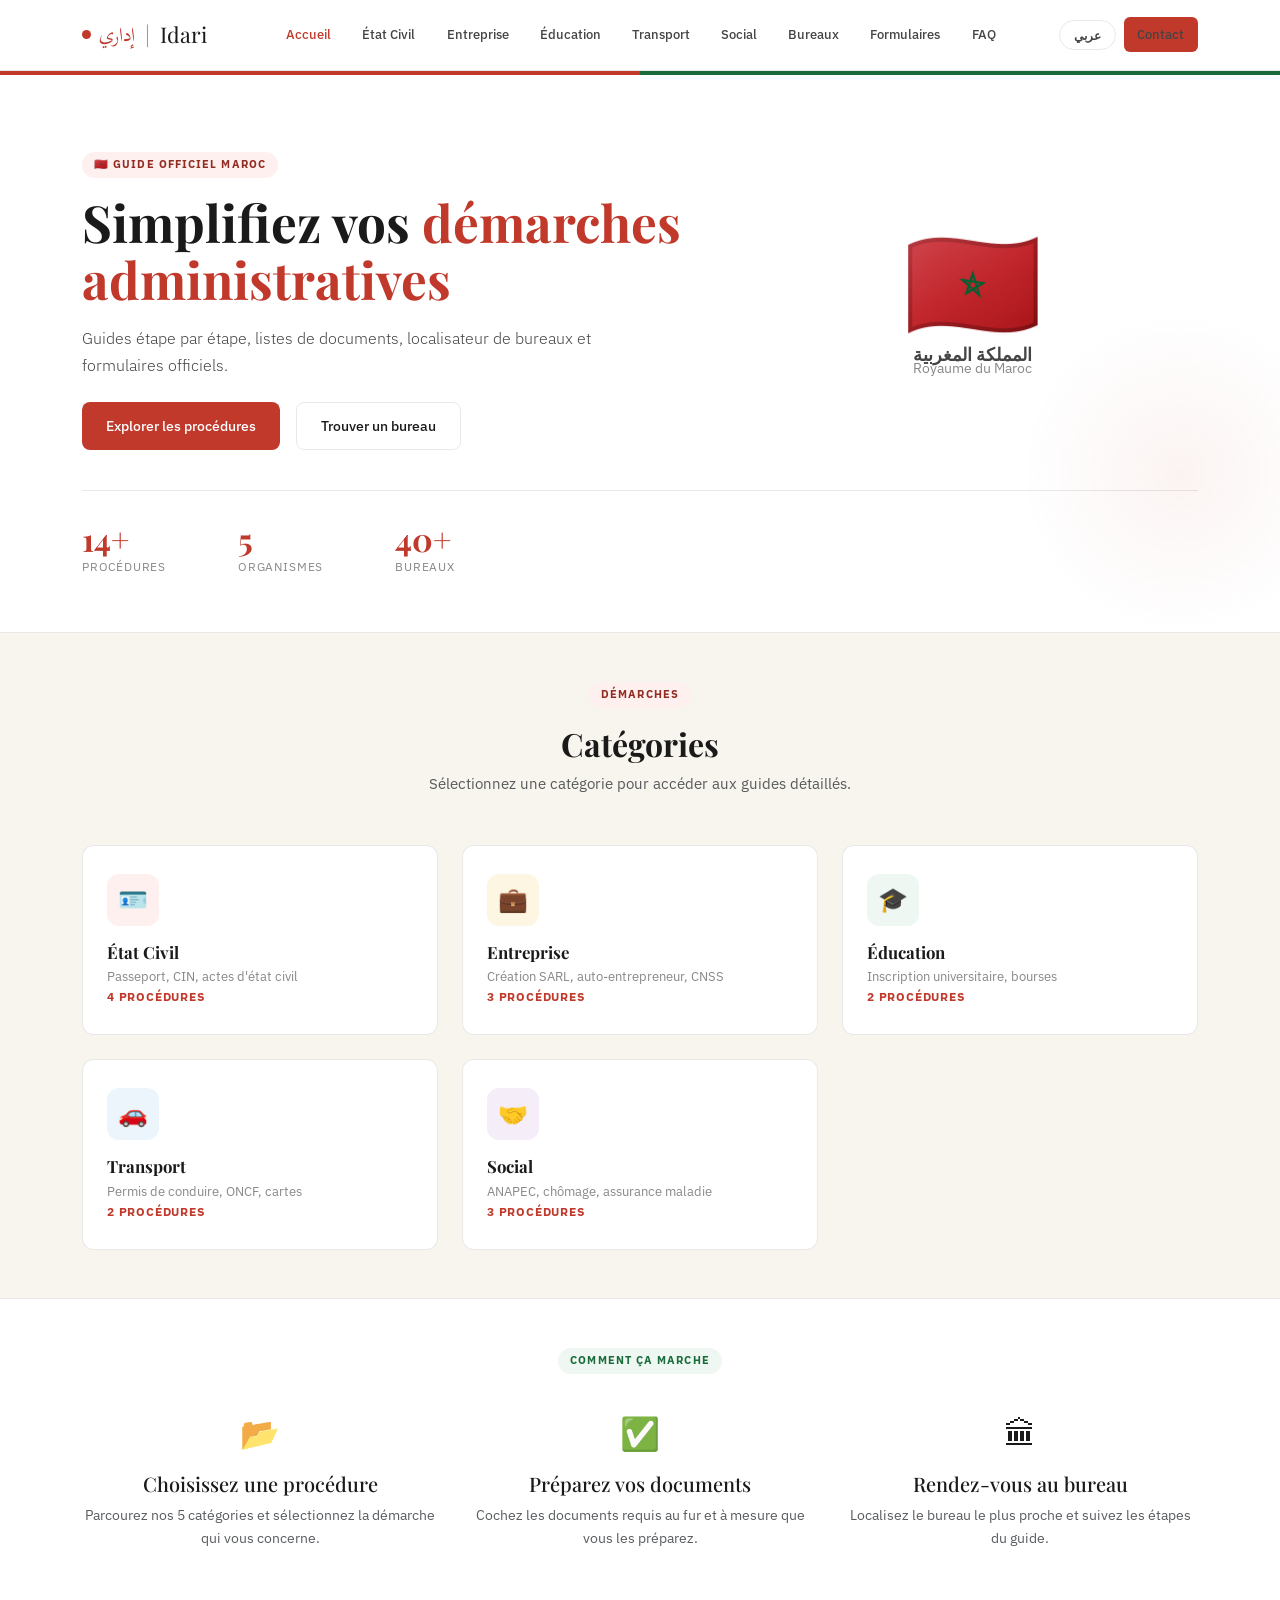
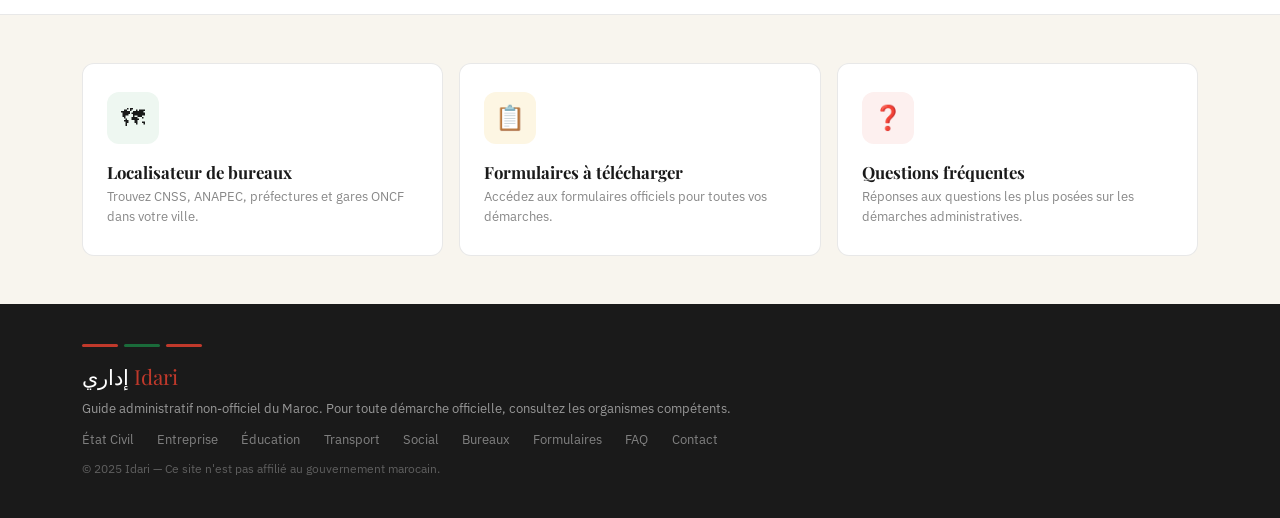
<file: index.html>
<!DOCTYPE html>
<html lang="fr" dir="ltr">
<head>
<meta charset="UTF-8">
<meta name="viewport" content="width=device-width, initial-scale=1.0">
<title>إداري Idari — Guide Administratif Maroc</title>
<link rel="stylesheet" href="https://cdn.jsdelivr.net/npm/bootstrap@5.3.2/dist/css/bootstrap.min.css">
<link rel="stylesheet" href="style.css">
</head>
<body>

<div id="nav-placeholder"></div>

<!-- HERO -->
<section class="hero-section">
  <div class="container">
    <div class="row align-items-center">
      <div class="col-lg-7 fade-up">
        <div class="section-tag mb-3" id="hero-tag">🇲🇦 Guide Officiel Maroc</div>
        <h1 class="hero-title mb-3" id="hero-title">Simplifiez vos <em>démarches administratives</em></h1>
        <p class="hero-sub mb-4" id="hero-sub">Guides étape par étape, listes de documents, localisateur de bureaux et formulaires officiels — tout ce dont vous avez besoin.</p>
        <div class="d-flex gap-3 flex-wrap">
          <a href="#categories" class="btn-idari-primary" id="hero-btn-main">Explorer les procédures →</a>
          <a href="offices.html" class="btn-idari-secondary" id="hero-btn-sec">Trouver un bureau</a>
        </div>
      </div>
      <div class="col-lg-5 d-none d-lg-flex justify-content-center fade-up fade-up-d2">
        <div style="font-size:7rem;text-align:center;line-height:1">
          🇲🇦
          <div style="font-size:1.1rem;font-weight:600;color:var(--ink-mid);margin-top:.5rem;font-family:var(--font-display)">المملكة المغربية</div>
          <div style="font-size:.85rem;color:var(--ink-muted)">Royaume du Maroc</div>
        </div>
      </div>
    </div>
    <div class="hero-stats-wrap fade-up fade-up-d3">
      <div class="row g-4 text-center text-lg-start">
        <div class="col-4 col-lg-auto me-lg-5">
          <div class="hero-stat-num">14+</div>
          <div class="hero-stat-label" id="stat-procs">Procédures</div>
        </div>
        <div class="col-4 col-lg-auto me-lg-5">
          <div class="hero-stat-num">5</div>
          <div class="hero-stat-label" id="stat-orgs">Catégories</div>
        </div>
        <div class="col-4 col-lg-auto">
          <div class="hero-stat-num">40+</div>
          <div class="hero-stat-label" id="stat-offices">Bureaux</div>
        </div>
      </div>
    </div>
  </div>
</section>

<!-- CATEGORIES -->
<section class="py-5" id="categories">
  <div class="container">
    <div class="text-center mb-5 fade-up">
      <div class="section-tag" id="cats-tag">Démarches</div>
      <h2 class="mt-2 mb-2" id="cats-title">Catégories</h2>
      <p class="text-muted" id="cats-sub">Sélectionnez une catégorie pour accéder aux guides détaillés.</p>
    </div>
    <div class="row g-4" id="cats-grid">
      <!-- rendered by JS -->
    </div>
  </div>
</section>

<!-- HOW IT WORKS -->
<section class="py-5" style="background:var(--white);border-top:1px solid var(--border);border-bottom:1px solid var(--border)">
  <div class="container">
    <div class="text-center mb-4 fade-up">
      <div class="section-tag green" id="how-tag">Comment ça marche</div>
    </div>
    <div class="row g-4 text-center">
      <div class="col-md-4 fade-up fade-up-d1">
        <div style="font-size:2rem;margin-bottom:.75rem">📂</div>
        <h5 style="font-family:var(--font-display)" id="how1-title">Choisissez une procédure</h5>
        <p class="text-muted" style="font-size:.87rem" id="how1-desc">Parcourez nos 5 catégories et sélectionnez la démarche qui vous concerne.</p>
      </div>
      <div class="col-md-4 fade-up fade-up-d2">
        <div style="font-size:2rem;margin-bottom:.75rem">✅</div>
        <h5 style="font-family:var(--font-display)" id="how2-title">Préparez vos documents</h5>
        <p class="text-muted" style="font-size:.87rem" id="how2-desc">Cochez les documents requis au fur et à mesure que vous les préparez.</p>
      </div>
      <div class="col-md-4 fade-up fade-up-d3">
        <div style="font-size:2rem;margin-bottom:.75rem">🏛</div>
        <h5 style="font-family:var(--font-display)" id="how3-title">Rendez-vous au bureau</h5>
        <p class="text-muted" style="font-size:.87rem" id="how3-desc">Localisez le bureau le plus proche et suivez les étapes du guide.</p>
      </div>
    </div>
  </div>
</section>

<!-- QUICK LINKS -->
<section class="py-5">
  <div class="container">
    <div class="row g-3">
      <div class="col-md-4 fade-up">
        <a href="offices.html" class="cat-card text-decoration-none">
          <div class="cat-icon ci-green">🗺</div>
          <h4 id="ql1-title">Localisateur de bureaux</h4>
          <p id="ql1-desc">Trouvez CNSS, ANAPEC, préfectures et gares ONCF dans votre ville.</p>
        </a>
      </div>
      <div class="col-md-4 fade-up fade-up-d1">
        <a href="forms.html" class="cat-card text-decoration-none">
          <div class="cat-icon ci-gold">📋</div>
          <h4 id="ql2-title">Formulaires à télécharger</h4>
          <p id="ql2-desc">Accédez aux formulaires officiels pour toutes vos démarches.</p>
        </a>
      </div>
      <div class="col-md-4 fade-up fade-up-d2">
        <a href="faq.html" class="cat-card text-decoration-none">
          <div class="cat-icon ci-red">❓</div>
          <h4 id="ql3-title">Questions fréquentes</h4>
          <p id="ql3-desc">Réponses aux questions les plus posées sur les démarches administratives.</p>
        </a>
      </div>
    </div>
  </div>
</section>

<div id="footer-placeholder"></div>

<script src="https://cdn.jsdelivr.net/npm/bootstrap@5.3.2/dist/js/bootstrap.bundle.min.js"></script>
<script src="idari.js"></script>
<script>
initLang();

function applyLang(l) {
  const t = T[l];
  document.getElementById('hero-tag').textContent    = t.heroTag;
  document.getElementById('hero-title').innerHTML    = t.heroTitle;
  document.getElementById('hero-sub').textContent    = t.heroSub;
  document.getElementById('hero-btn-main').textContent = t.heroBtnMain;
  document.getElementById('hero-btn-sec').textContent  = t.heroBtnSec;
  document.getElementById('stat-procs').textContent  = t.statProcs;
  document.getElementById('stat-orgs').textContent   = t.statOrgs;
  document.getElementById('stat-offices').textContent= t.statOffices;
  document.getElementById('cats-tag').textContent    = t.catsTag;
  document.getElementById('cats-title').textContent  = t.catsTitle;
  document.getElementById('cats-sub').textContent    = t.catsSub;

  const howLabels = {
    fr:{ tag:"Comment ça marche",
         t1:"Choisissez une procédure",d1:"Parcourez nos 5 catégories et sélectionnez la démarche qui vous concerne.",
         t2:"Préparez vos documents",d2:"Cochez les documents requis au fur et à mesure que vous les préparez.",
         t3:"Rendez-vous au bureau",d3:"Localisez le bureau le plus proche et suivez les étapes du guide.",
         ql1t:"Localisateur de bureaux",ql1d:"Trouvez CNSS, ANAPEC, préfectures et gares ONCF dans votre ville.",
         ql2t:"Formulaires à télécharger",ql2d:"Accédez aux formulaires officiels pour toutes vos démarches.",
         ql3t:"Questions fréquentes",ql3d:"Réponses aux questions les plus posées sur les démarches administratives."},
    ar:{ tag:"كيف يعمل هذا الدليل",
         t1:"اختر إجراءك",d1:"تصفح الفئات الخمس واختر الإجراء الذي يهمك.",
         t2:"جهّز وثائقك",d2:"ضع علامة على الوثائق المطلوبة كلما أعددتها.",
         t3:"توجه إلى المكتب",d3:"حدد أقرب مكتب واتبع خطوات الدليل.",
         ql1t:"محدد المكاتب",ql1d:"ابحث عن CNSS وANAPEC والمقاطعات ومحطات ONCF في مدينتك.",
         ql2t:"تحميل الاستمارات",ql2d:"الوصول إلى الاستمارات الرسمية لجميع إجراءاتك.",
         ql3t:"الأسئلة الشائعة",ql3d:"إجابات على أكثر الأسئلة تداولاً حول الإجراءات الإدارية."}
  };
  const hw = howLabels[l];
  document.getElementById('how-tag').textContent  = hw.tag;
  document.getElementById('how1-title').textContent= hw.t1;
  document.getElementById('how1-desc').textContent = hw.d1;
  document.getElementById('how2-title').textContent= hw.t2;
  document.getElementById('how2-desc').textContent = hw.d2;
  document.getElementById('how3-title').textContent= hw.t3;
  document.getElementById('how3-desc').textContent = hw.d3;
  document.getElementById('ql1-title').textContent = hw.ql1t;
  document.getElementById('ql1-desc').textContent  = hw.ql1d;
  document.getElementById('ql2-title').textContent = hw.ql2t;
  document.getElementById('ql2-desc').textContent  = hw.ql2d;
  document.getElementById('ql3-title').textContent = hw.ql3t;
  document.getElementById('ql3-desc').textContent  = hw.ql3d;

  const langToggle = document.getElementById('lang-toggle');
  if (langToggle) langToggle.textContent = l === 'fr' ? 'عربي' : 'Français';

  renderCats(l);
  document.getElementById('nav-placeholder').innerHTML   = buildNav('index');
  document.getElementById('footer-placeholder').innerHTML= buildFooter();
}

function renderCats(l) {
  const grid = document.getElementById('cats-grid');
  const counts = {civil:4, business:3, education:2, transport:2, social:3};
  const links  = {civil:'civil', business:'business', education:'education', transport:'transport', social:'social'};
  grid.innerHTML = Object.entries(catMeta).map(([key, m], i) => {
    const d = m[l];
    return `
    <div class="col-sm-6 col-lg-4 fade-up" style="animation-delay:${i*.08}s">
      <a href="pages/${links[key]}.html" class="cat-card text-decoration-none d-flex flex-column">
        <div class="cat-icon ${m.colorClass} mb-3">${m.icon}</div>
        <h4>${d.label}</h4>
        <p>${d.desc}</p>
        <div class="cat-card-count mt-auto">${counts[key]} ${T[l].statProcs}</div>
      </a>
    </div>`;
  }).join('');
}

applyLang(getLang());
</script>
</body>
</html>
</file>
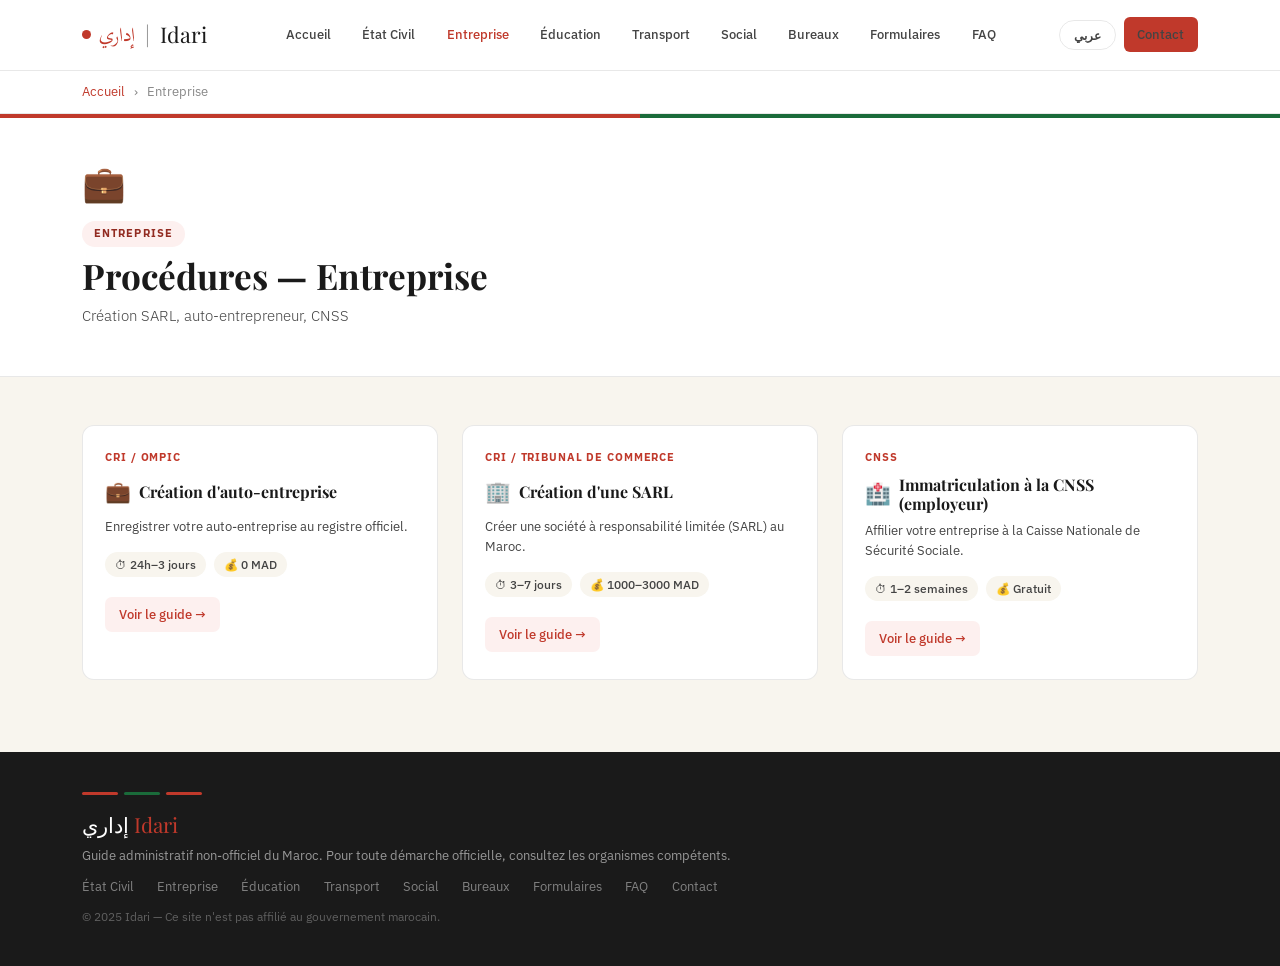
<file: business.html>
<!DOCTYPE html>
<html lang="fr" dir="ltr">
<head>
<meta charset="UTF-8">
<meta name="viewport" content="width=device-width, initial-scale=1.0">
<title>business — إداري Idari</title>
<link rel="stylesheet" href="https://cdn.jsdelivr.net/npm/bootstrap@5.3.2/dist/css/bootstrap.min.css">
<link rel="stylesheet" href="style.css">
</head>
<body>

<div id="nav-placeholder"></div>

<!-- BREADCRUMB -->
<div class="idari-breadcrumb">
  <div class="container">
    <a href="index.html" id="bc-home">Accueil</a>
    <span class="sep">›</span>
    <span class="current" id="bc-current">business</span>
  </div>
</div>

<!-- PAGE HERO -->
<div class="page-hero">
  <div class="container">
    <div class="page-hero-icon" id="ph-icon">🪪</div>
    <div class="section-tag mb-2" id="ph-tag">business</div>
    <h1 id="ph-title">Procédures — business</h1>
    <p id="ph-desc">Passeport, Carte Nationale d'Identité, actes d'état civil et certificats.</p>
  </div>
</div>

<!-- PROCEDURES -->
<section class="py-5">
  <div class="container">
    <div class="row" id="procs-grid">
      <!-- rendered by JS -->
    </div>
  </div>
</section>

<!-- MODAL -->
<div class="modal fade" id="procModal" tabindex="-1">
  <div class="modal-dialog modal-lg modal-dialog-scrollable">
    <div class="modal-content">
      <div class="modal-header">
        <div>
          <div style="font-size:.7rem;font-weight:700;text-transform:uppercase;letter-spacing:.08em;color:var(--red)" id="modal-org"></div>
          <h5 class="modal-title mb-0" id="modal-title"></h5>
        </div>
        <button type="button" class="btn-close" data-bs-dismiss="modal"></button>
      </div>
      <div class="modal-body" id="modal-body"></div>
    </div>
  </div>
</div>

<div id="footer-placeholder"></div>

<script src="https://cdn.jsdelivr.net/npm/bootstrap@5.3.2/dist/js/bootstrap.bundle.min.js"></script>
<script src="idari.js"></script>
<script>
const PAGE_CAT = 'business';
const PAGE_META = catMeta[PAGE_CAT];

initLang();

function applyLang(l) {
  const t  = T[l];
  const m  = PAGE_META[l];
  document.title = m.label + ' — إداري Idari';
  document.getElementById('bc-home').textContent    = t.breadHome;
  document.getElementById('bc-current').textContent = m.label;
  document.getElementById('ph-icon').textContent    = PAGE_META.icon;
  document.getElementById('ph-tag').textContent     = m.label;
  document.getElementById('ph-title').textContent   = (l==='fr'?'Procédures — ':'الإجراءات — ') + m.label;
  document.getElementById('ph-desc').textContent    = m.desc;
  document.getElementById('procs-grid').innerHTML   = buildProcCards(PAGE_CAT);
  document.getElementById('nav-placeholder').innerHTML    = buildNav(PAGE_CAT);
  document.getElementById('footer-placeholder').innerHTML = buildFooter();
  const langToggle = document.getElementById('lang-toggle');
  if (langToggle) langToggle.textContent = l === 'fr' ? 'عربي' : 'Français';
}

applyLang(getLang());
</script>
</body>
</html>
</file>
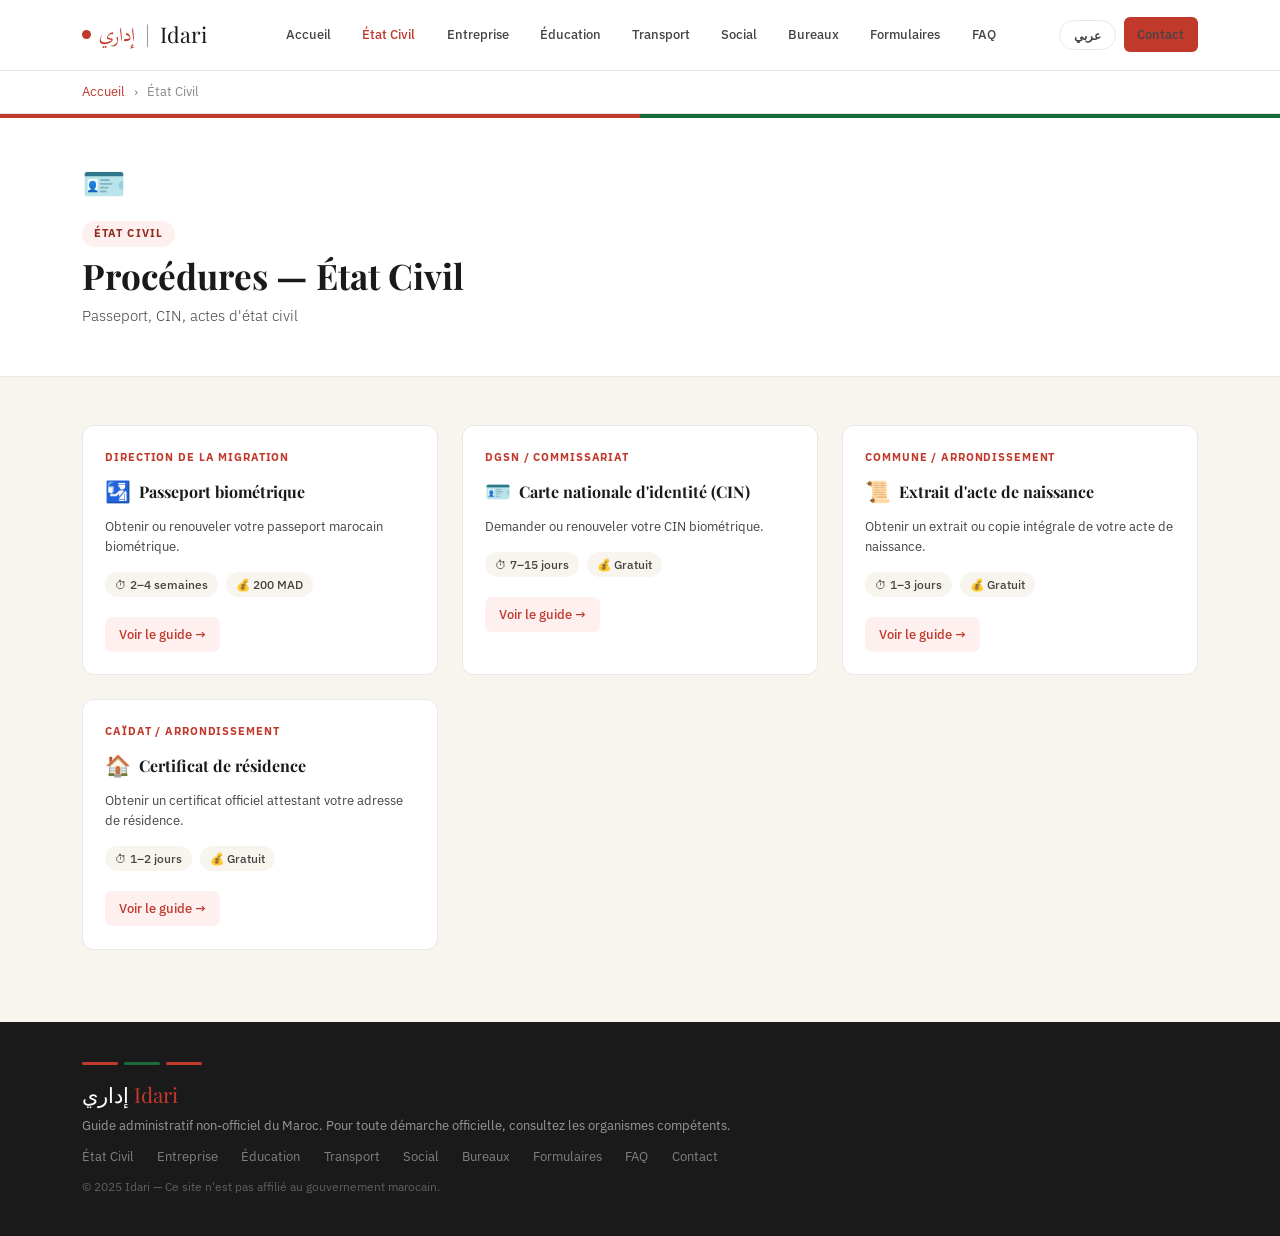
<file: civil.html>
<!DOCTYPE html>
<html lang="fr" dir="ltr">
<head>
<meta charset="UTF-8">
<meta name="viewport" content="width=device-width, initial-scale=1.0">
<title>État Civil — إداري Idari</title>
<link rel="stylesheet" href="https://cdn.jsdelivr.net/npm/bootstrap@5.3.2/dist/css/bootstrap.min.css">
<link rel="stylesheet" href="style.css">
</head>
<body>

<div id="nav-placeholder"></div>

<!-- BREADCRUMB -->
<div class="idari-breadcrumb">
  <div class="container">
    <a href="index.html" id="bc-home">Accueil</a>
    <span class="sep">›</span>
    <span class="current" id="bc-current">État Civil</span>
  </div>
</div>

<!-- PAGE HERO -->
<div class="page-hero">
  <div class="container">
    <div class="page-hero-icon" id="ph-icon">🪪</div>
    <div class="section-tag mb-2" id="ph-tag">État Civil</div>
    <h1 id="ph-title">Procédures — État Civil</h1>
    <p id="ph-desc">Passeport, Carte Nationale d'Identité, actes d'état civil et certificats.</p>
  </div>
</div>

<!-- PROCEDURES -->
<section class="py-5">
  <div class="container">
    <div class="row" id="procs-grid">
      <!-- rendered by JS -->
    </div>
  </div>
</section>

<!-- MODAL -->
<div class="modal fade" id="procModal" tabindex="-1">
  <div class="modal-dialog modal-lg modal-dialog-scrollable">
    <div class="modal-content">
      <div class="modal-header">
        <div>
          <div style="font-size:.7rem;font-weight:700;text-transform:uppercase;letter-spacing:.08em;color:var(--red)" id="modal-org"></div>
          <h5 class="modal-title mb-0" id="modal-title"></h5>
        </div>
        <button type="button" class="btn-close" data-bs-dismiss="modal"></button>
      </div>
      <div class="modal-body" id="modal-body"></div>
    </div>
  </div>
</div>

<div id="footer-placeholder"></div>

<script src="https://cdn.jsdelivr.net/npm/bootstrap@5.3.2/dist/js/bootstrap.bundle.min.js"></script>
<script src="idari.js"></script>
<script>
const PAGE_CAT = 'civil';
const PAGE_META = catMeta[PAGE_CAT];

initLang();

function applyLang(l) {
  const t  = T[l];
  const m  = PAGE_META[l];
  document.title = m.label + ' — إداري Idari';
  document.getElementById('bc-home').textContent    = t.breadHome;
  document.getElementById('bc-current').textContent = m.label;
  document.getElementById('ph-icon').textContent    = PAGE_META.icon;
  document.getElementById('ph-tag').textContent     = m.label;
  document.getElementById('ph-title').textContent   = (l==='fr'?'Procédures — ':'الإجراءات — ') + m.label;
  document.getElementById('ph-desc').textContent    = m.desc;
  document.getElementById('procs-grid').innerHTML   = buildProcCards(PAGE_CAT);
  document.getElementById('nav-placeholder').innerHTML    = buildNav(PAGE_CAT);
  document.getElementById('footer-placeholder').innerHTML = buildFooter();
  const langToggle = document.getElementById('lang-toggle');
  if (langToggle) langToggle.textContent = l === 'fr' ? 'عربي' : 'Français';
}

applyLang(getLang());
</script>
</body>
</html>
</file>
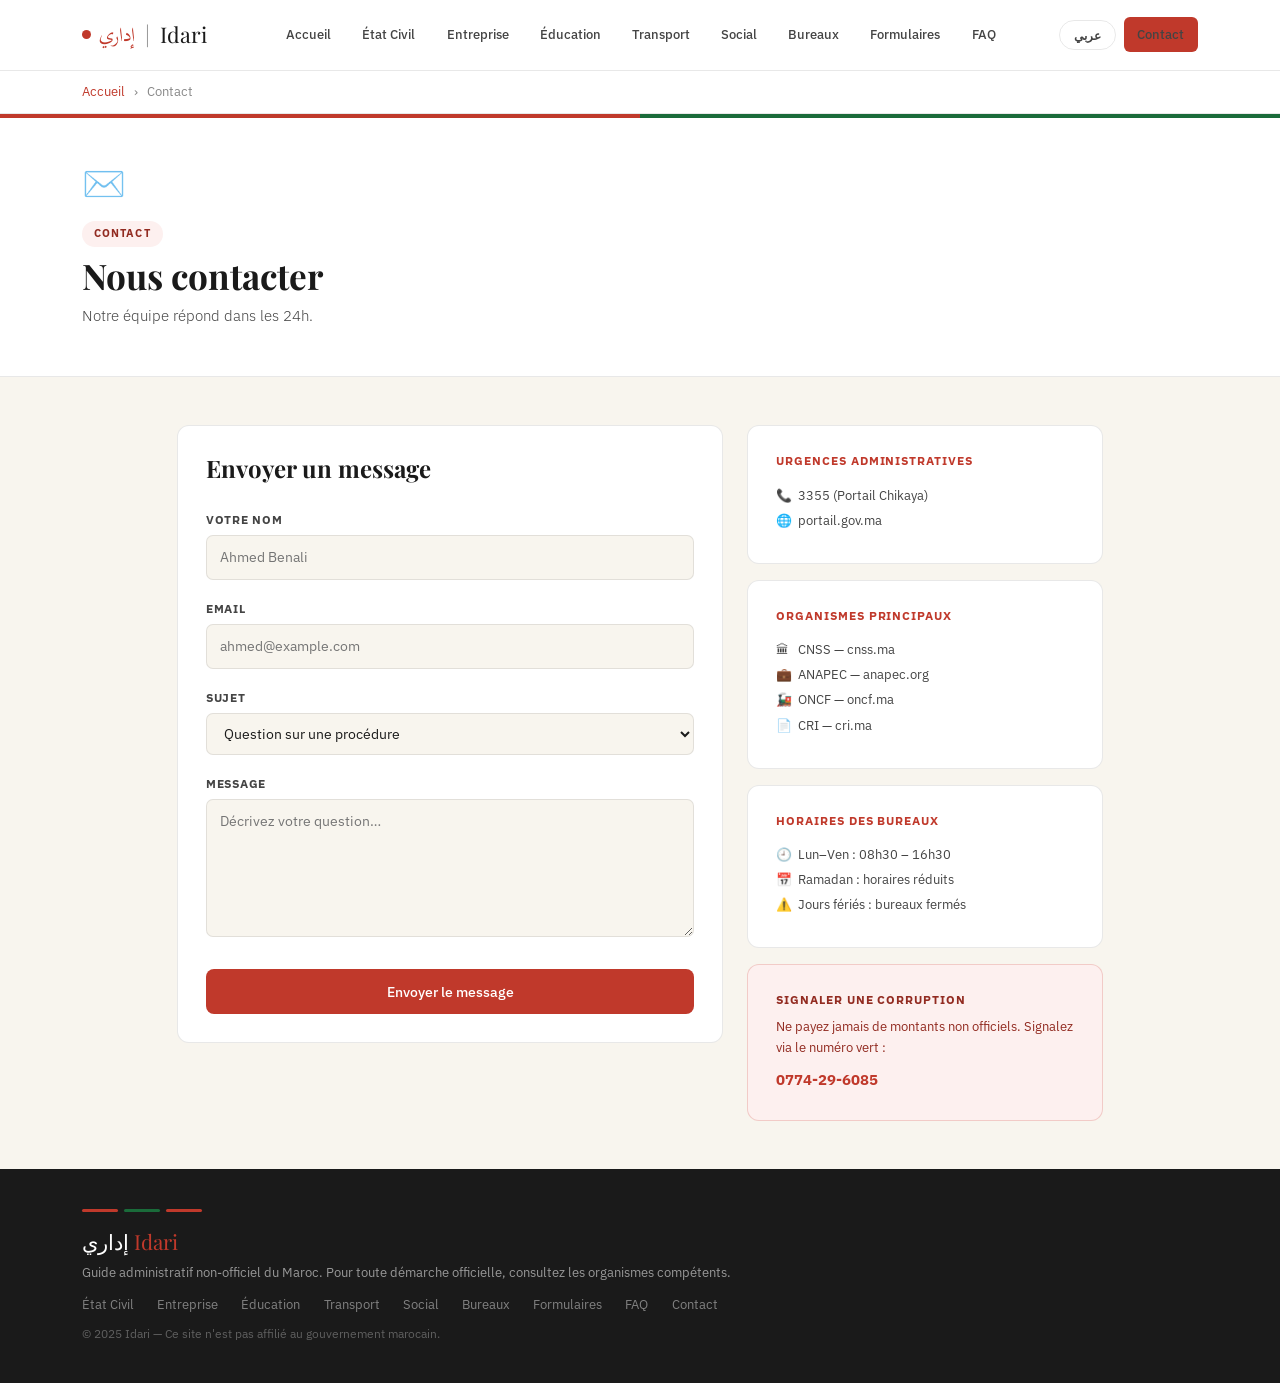
<file: contact.html>
<!DOCTYPE html>
<html lang="fr" dir="ltr">
<head>
<meta charset="UTF-8">
<meta name="viewport" content="width=device-width, initial-scale=1.0">
<title>Contact — إداري Idari</title>
<link rel="stylesheet" href="https://cdn.jsdelivr.net/npm/bootstrap@5.3.2/dist/css/bootstrap.min.css">
<link rel="stylesheet" href="style.css">
</head>
<body>

<div id="nav-placeholder"></div>

<div class="idari-breadcrumb">
  <div class="container">
    <a href="index.html" id="bc-home">Accueil</a>
    <span class="sep">›</span>
    <span class="current" id="bc-current">Contact</span>
  </div>
</div>

<div class="page-hero">
  <div class="container">
    <div class="page-hero-icon">✉️</div>
    <div class="section-tag mb-2" id="ph-tag">Contact</div>
    <h1 id="ph-title">Nous contacter</h1>
    <p id="ph-desc">Notre équipe répond dans les 24h. Pour les urgences, contactez directement les organismes compétents.</p>
  </div>
</div>

<section class="py-5">
  <div class="container">
    <div class="row g-4 justify-content-center">

      <!-- FORM -->
      <div class="col-lg-6">
        <div class="contact-card">
          <h4 class="mb-4" id="form-heading" style="font-family:var(--font-display)">Envoyer un message</h4>
          <div class="mb-3">
            <label class="form-label-custom" id="lbl-name">Votre nom</label>
            <input type="text" class="form-control-custom" id="inp-name" placeholder="Ahmed Benali">
          </div>
          <div class="mb-3">
            <label class="form-label-custom" id="lbl-email">Email</label>
            <input type="email" class="form-control-custom" id="inp-email" placeholder="ahmed@example.com">
          </div>
          <div class="mb-3">
            <label class="form-label-custom" id="lbl-subject">Sujet</label>
            <select class="form-control-custom" id="inp-subject"></select>
          </div>
          <div class="mb-4">
            <label class="form-label-custom" id="lbl-msg">Message</label>
            <textarea class="form-control-custom" id="inp-msg" rows="5" placeholder="Décrivez votre question…"></textarea>
          </div>
          <button class="btn-idari-primary w-100 justify-content-center" id="btn-send" onclick="sendMsg()">Envoyer le message</button>
        </div>
      </div>

      <!-- INFO CARDS -->
      <div class="col-lg-4">
        <div class="d-flex flex-column gap-3">

          <div class="contact-card">
            <h6 class="mb-3" style="font-size:.75rem;font-weight:700;text-transform:uppercase;letter-spacing:.08em;color:var(--red)" id="ci1-title">Urgences administratives</h6>
            <div class="office-row"><span>📞</span><span>3355 (Portail Chikaya)</span></div>
            <div class="office-row"><span>🌐</span><span>portail.gov.ma</span></div>
          </div>

          <div class="contact-card">
            <h6 class="mb-3" style="font-size:.75rem;font-weight:700;text-transform:uppercase;letter-spacing:.08em;color:var(--red)" id="ci2-title">Organismes principaux</h6>
            <div class="office-row"><span>🏛</span><span>CNSS — cnss.ma</span></div>
            <div class="office-row"><span>💼</span><span>ANAPEC — anapec.org</span></div>
            <div class="office-row"><span>🚂</span><span>ONCF — oncf.ma</span></div>
            <div class="office-row"><span>📄</span><span>CRI — cri.ma</span></div>
          </div>

          <div class="contact-card">
            <h6 class="mb-3" style="font-size:.75rem;font-weight:700;text-transform:uppercase;letter-spacing:.08em;color:var(--red)" id="ci3-title">Horaires des bureaux</h6>
            <div class="office-row"><span>🕘</span><span id="ci3-hours1">Lun–Ven : 08h30 – 16h30</span></div>
            <div class="office-row"><span>📅</span><span id="ci3-hours2">Ramadan : horaires réduits</span></div>
            <div class="office-row"><span>⚠️</span><span id="ci3-note">Jours fériés : bureaux fermés</span></div>
          </div>

          <div class="contact-card" style="background:var(--red-light);border-color:rgba(192,57,43,.2)">
            <h6 class="mb-2" style="font-size:.75rem;font-weight:700;text-transform:uppercase;letter-spacing:.08em;color:var(--red-dark)" id="ci4-title">Signaler une corruption</h6>
            <p style="font-size:.82rem;color:var(--red-dark);margin:0" id="ci4-desc">Ne payez jamais de montants non officiels. Signalez via le numéro vert :</p>
            <div class="mt-2" style="font-size:.95rem;font-weight:700;color:var(--red)">0774-29-6085</div>
          </div>

        </div>
      </div>
    </div>
  </div>
</section>

<div id="footer-placeholder"></div>

<script src="https://cdn.jsdelivr.net/npm/bootstrap@5.3.2/dist/js/bootstrap.bundle.min.js"></script>
<script src="idari.js"></script>
<script>
initLang();

function sendMsg() {
  const l = getLang();
  showToast(T[l].toastMsg);
}

function applyLang(l) {
  const t = T[l];
  document.title = t.contactTitle + ' — إداري Idari';
  document.getElementById('bc-home').textContent    = t.breadHome;
  document.getElementById('bc-current').textContent = t.contactTag;
  document.getElementById('ph-tag').textContent     = t.contactTag;
  document.getElementById('ph-title').textContent   = t.contactTitle;
  document.getElementById('ph-desc').textContent    = t.contactSub;
  document.getElementById('form-heading').textContent= l==='fr'?'Envoyer un message':'إرسال رسالة';
  document.getElementById('lbl-name').textContent   = t.contactName;
  document.getElementById('lbl-email').textContent  = t.contactEmail;
  document.getElementById('lbl-subject').textContent= t.contactSubject;
  document.getElementById('lbl-msg').textContent    = t.contactMsg;
  document.getElementById('btn-send').textContent   = t.contactSend;
  document.getElementById('inp-name').placeholder   = l==='fr'?'Ahmed Benali':'أحمد بنعلي';
  document.getElementById('inp-msg').placeholder    = l==='fr'?'Décrivez votre question…':'صِف سؤالك…';

  const sel = document.getElementById('inp-subject');
  sel.innerHTML = t.contactSubjects.map(s=>`<option>${s}</option>`).join('');

  const labels = {
    fr:{c1:'Urgences administratives',c2:'Organismes principaux',c3:'Horaires des bureaux',h1:'Lun–Ven : 08h30 – 16h30',h2:'Ramadan : horaires réduits',note:'Jours fériés : bureaux fermés',c4:'Signaler une corruption',c4d:"Ne payez jamais de montants non officiels. Signalez via le numéro vert :"},
    ar:{c1:'طوارئ إدارية',c2:'الجهات الرئيسية',c3:'أوقات عمل المكاتب',h1:'الإثنين–الجمعة: 08:30 – 16:30',h2:'رمضان: مواعيد مقلّصة',note:'أيام العطل: المكاتب مغلقة',c4:'الإبلاغ عن الرشوة',c4d:'لا تدفع أي مبلغ غير رسمي. أبلغ عبر الرقم المجاني:'}
  };
  const lb = labels[l];
  document.getElementById('ci1-title').textContent = lb.c1;
  document.getElementById('ci2-title').textContent = lb.c2;
  document.getElementById('ci3-title').textContent = lb.c3;
  document.getElementById('ci3-hours1').textContent= lb.h1;
  document.getElementById('ci3-hours2').textContent= lb.h2;
  document.getElementById('ci3-note').textContent  = lb.note;
  document.getElementById('ci4-title').textContent = lb.c4;
  document.getElementById('ci4-desc').textContent  = lb.c4d;

  document.getElementById('nav-placeholder').innerHTML    = buildNav('contact');
  document.getElementById('footer-placeholder').innerHTML = buildFooter();
  const langToggle = document.getElementById('lang-toggle');
  if (langToggle) langToggle.textContent = l === 'fr' ? 'عربي' : 'Français';
}

applyLang(getLang());
</script>
</body>
</html>
</file>
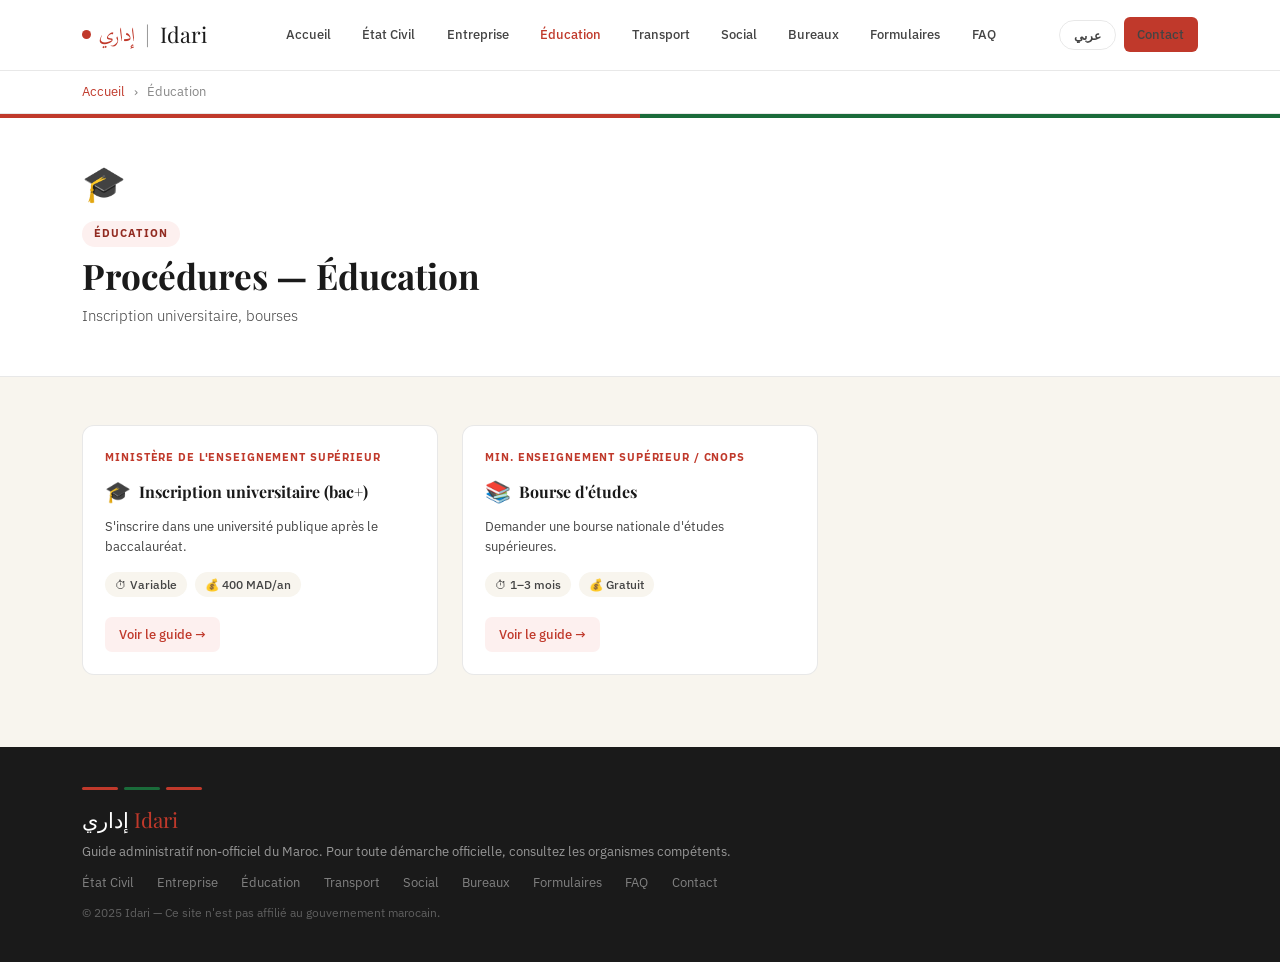
<file: education.html>
<!DOCTYPE html>
<html lang="fr" dir="ltr">
<head>
<meta charset="UTF-8">
<meta name="viewport" content="width=device-width, initial-scale=1.0">
<title>education — إداري Idari</title>
<link rel="stylesheet" href="https://cdn.jsdelivr.net/npm/bootstrap@5.3.2/dist/css/bootstrap.min.css">
<link rel="stylesheet" href="style.css">
</head>
<body>

<div id="nav-placeholder"></div>

<!-- BREADCRUMB -->
<div class="idari-breadcrumb">
  <div class="container">
    <a href="index.html" id="bc-home">Accueil</a>
    <span class="sep">›</span>
    <span class="current" id="bc-current">education</span>
  </div>
</div>

<!-- PAGE HERO -->
<div class="page-hero">
  <div class="container">
    <div class="page-hero-icon" id="ph-icon">🪪</div>
    <div class="section-tag mb-2" id="ph-tag">education</div>
    <h1 id="ph-title">Procédures — education</h1>
    <p id="ph-desc">Passeport, Carte Nationale d'Identité, actes d'état civil et certificats.</p>
  </div>
</div>

<!-- PROCEDURES -->
<section class="py-5">
  <div class="container">
    <div class="row" id="procs-grid">
      <!-- rendered by JS -->
    </div>
  </div>
</section>

<!-- MODAL -->
<div class="modal fade" id="procModal" tabindex="-1">
  <div class="modal-dialog modal-lg modal-dialog-scrollable">
    <div class="modal-content">
      <div class="modal-header">
        <div>
          <div style="font-size:.7rem;font-weight:700;text-transform:uppercase;letter-spacing:.08em;color:var(--red)" id="modal-org"></div>
          <h5 class="modal-title mb-0" id="modal-title"></h5>
        </div>
        <button type="button" class="btn-close" data-bs-dismiss="modal"></button>
      </div>
      <div class="modal-body" id="modal-body"></div>
    </div>
  </div>
</div>

<div id="footer-placeholder"></div>

<script src="https://cdn.jsdelivr.net/npm/bootstrap@5.3.2/dist/js/bootstrap.bundle.min.js"></script>
<script src="idari.js"></script>
<script>
const PAGE_CAT = 'education';
const PAGE_META = catMeta[PAGE_CAT];

initLang();

function applyLang(l) {
  const t  = T[l];
  const m  = PAGE_META[l];
  document.title = m.label + ' — إداري Idari';
  document.getElementById('bc-home').textContent    = t.breadHome;
  document.getElementById('bc-current').textContent = m.label;
  document.getElementById('ph-icon').textContent    = PAGE_META.icon;
  document.getElementById('ph-tag').textContent     = m.label;
  document.getElementById('ph-title').textContent   = (l==='fr'?'Procédures — ':'الإجراءات — ') + m.label;
  document.getElementById('ph-desc').textContent    = m.desc;
  document.getElementById('procs-grid').innerHTML   = buildProcCards(PAGE_CAT);
  document.getElementById('nav-placeholder').innerHTML    = buildNav(PAGE_CAT);
  document.getElementById('footer-placeholder').innerHTML = buildFooter();
  const langToggle = document.getElementById('lang-toggle');
  if (langToggle) langToggle.textContent = l === 'fr' ? 'عربي' : 'Français';
}

applyLang(getLang());
</script>
</body>
</html>
</file>
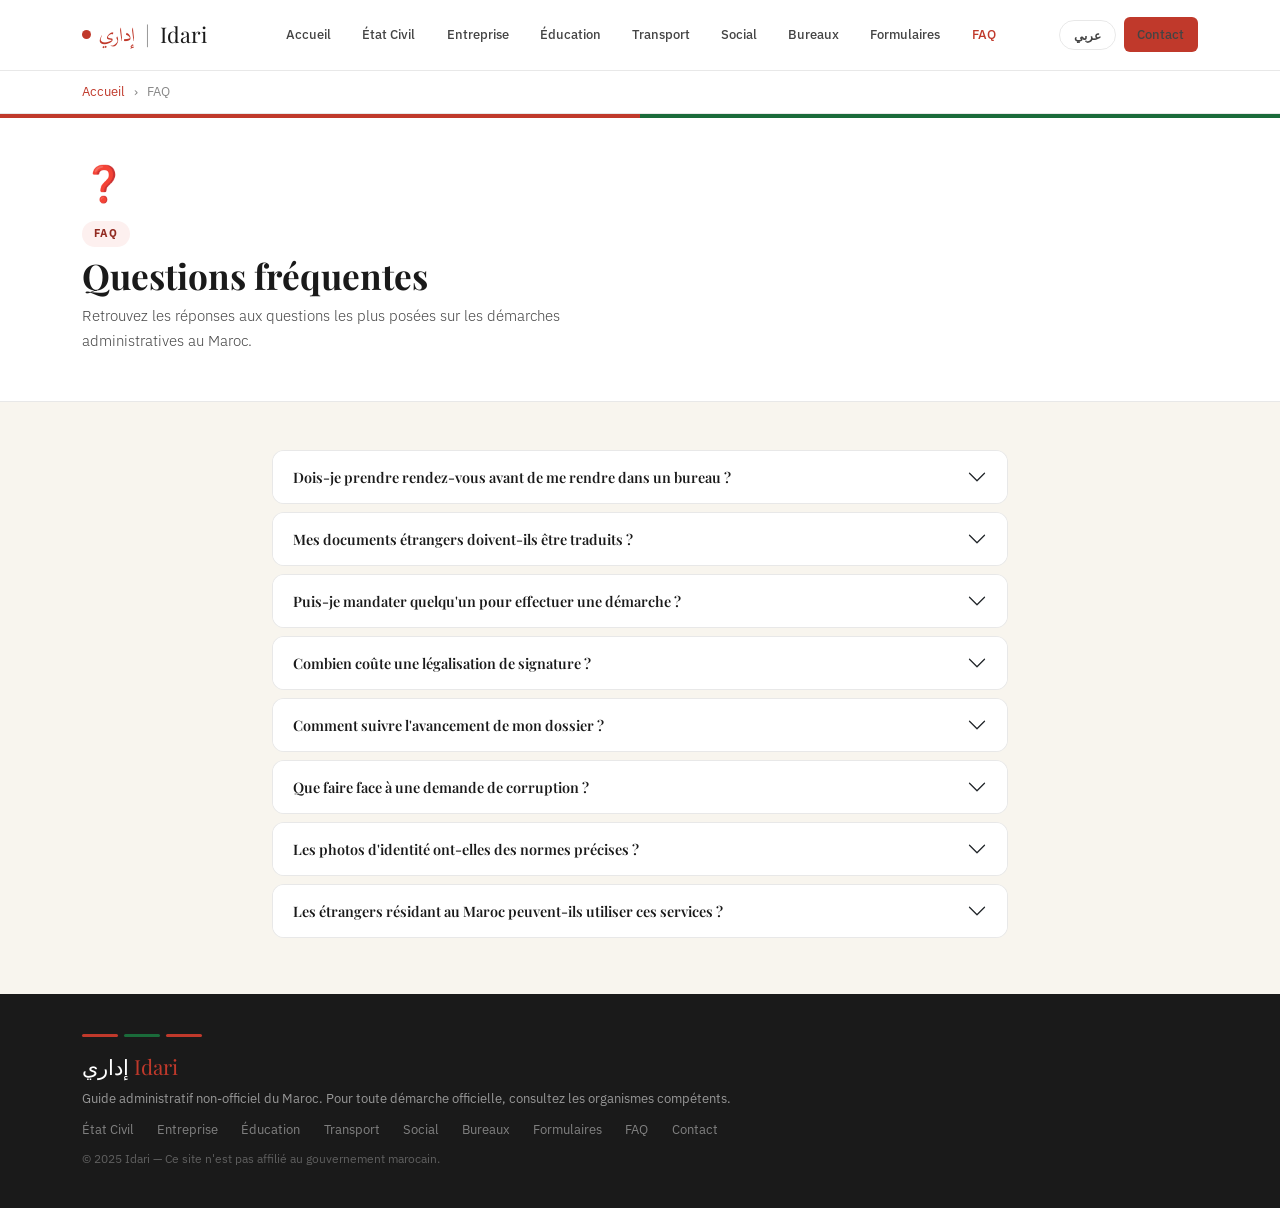
<file: faq.html>
<!DOCTYPE html>
<html lang="fr" dir="ltr">
<head>
<meta charset="UTF-8">
<meta name="viewport" content="width=device-width, initial-scale=1.0">
<title>FAQ — إداري Idari</title>
<link rel="stylesheet" href="https://cdn.jsdelivr.net/npm/bootstrap@5.3.2/dist/css/bootstrap.min.css">
<link rel="stylesheet" href="style.css">
</head>
<body>

<div id="nav-placeholder"></div>

<div class="idari-breadcrumb">
  <div class="container">
    <a href="index.html" id="bc-home">Accueil</a>
    <span class="sep">›</span>
    <span class="current" id="bc-current">FAQ</span>
  </div>
</div>

<div class="page-hero">
  <div class="container">
    <div class="page-hero-icon">❓</div>
    <div class="section-tag mb-2" id="ph-tag">FAQ</div>
    <h1 id="ph-title">Questions fréquentes</h1>
    <p id="ph-desc">Retrouvez les réponses aux questions les plus posées sur les démarches administratives au Maroc.</p>
  </div>
</div>

<section class="py-5">
  <div class="container">
    <div class="row justify-content-center">
      <div class="col-lg-8">
        <div class="faq-wrap accordion" id="faqAccordion"></div>
      </div>
    </div>
  </div>
</section>

<div id="footer-placeholder"></div>

<script src="https://cdn.jsdelivr.net/npm/bootstrap@5.3.2/dist/js/bootstrap.bundle.min.js"></script>
<script src="idari.js"></script>
<script>
initLang();

function renderFAQ(l) {
  const list = faqs[l] || [];
  document.getElementById('faqAccordion').innerHTML = list.map((f,i) => `
    <div class="accordion-item mb-2 fade-up" style="animation-delay:${i*.06}s">
      <h2 class="accordion-header">
        <button class="accordion-button collapsed" type="button"
          data-bs-toggle="collapse" data-bs-target="#faq${i}">
          ${f.q}
        </button>
      </h2>
      <div id="faq${i}" class="accordion-collapse collapse" data-bs-parent="#faqAccordion">
        <div class="accordion-body">${f.a}</div>
      </div>
    </div>`).join('');
}

function applyLang(l) {
  const t = T[l];
  document.title = t.faqTitle + ' — إداري Idari';
  document.getElementById('bc-home').textContent    = t.breadHome;
  document.getElementById('bc-current').textContent = t.faqTag;
  document.getElementById('ph-tag').textContent     = t.faqTag;
  document.getElementById('ph-title').textContent   = t.faqTitle;
  document.getElementById('ph-desc').textContent    = l==='fr'
    ? 'Retrouvez les réponses aux questions les plus posées sur les démarches administratives au Maroc.'
    : 'إجابات على أكثر الأسئلة تداولاً حول الإجراءات الإدارية في المغرب.';
  document.getElementById('nav-placeholder').innerHTML    = buildNav('faq');
  document.getElementById('footer-placeholder').innerHTML = buildFooter();
  const langToggle = document.getElementById('lang-toggle');
  if (langToggle) langToggle.textContent = l === 'fr' ? 'عربي' : 'Français';
  renderFAQ(l);
}

applyLang(getLang());
</script>
</body>
</html>
</file>
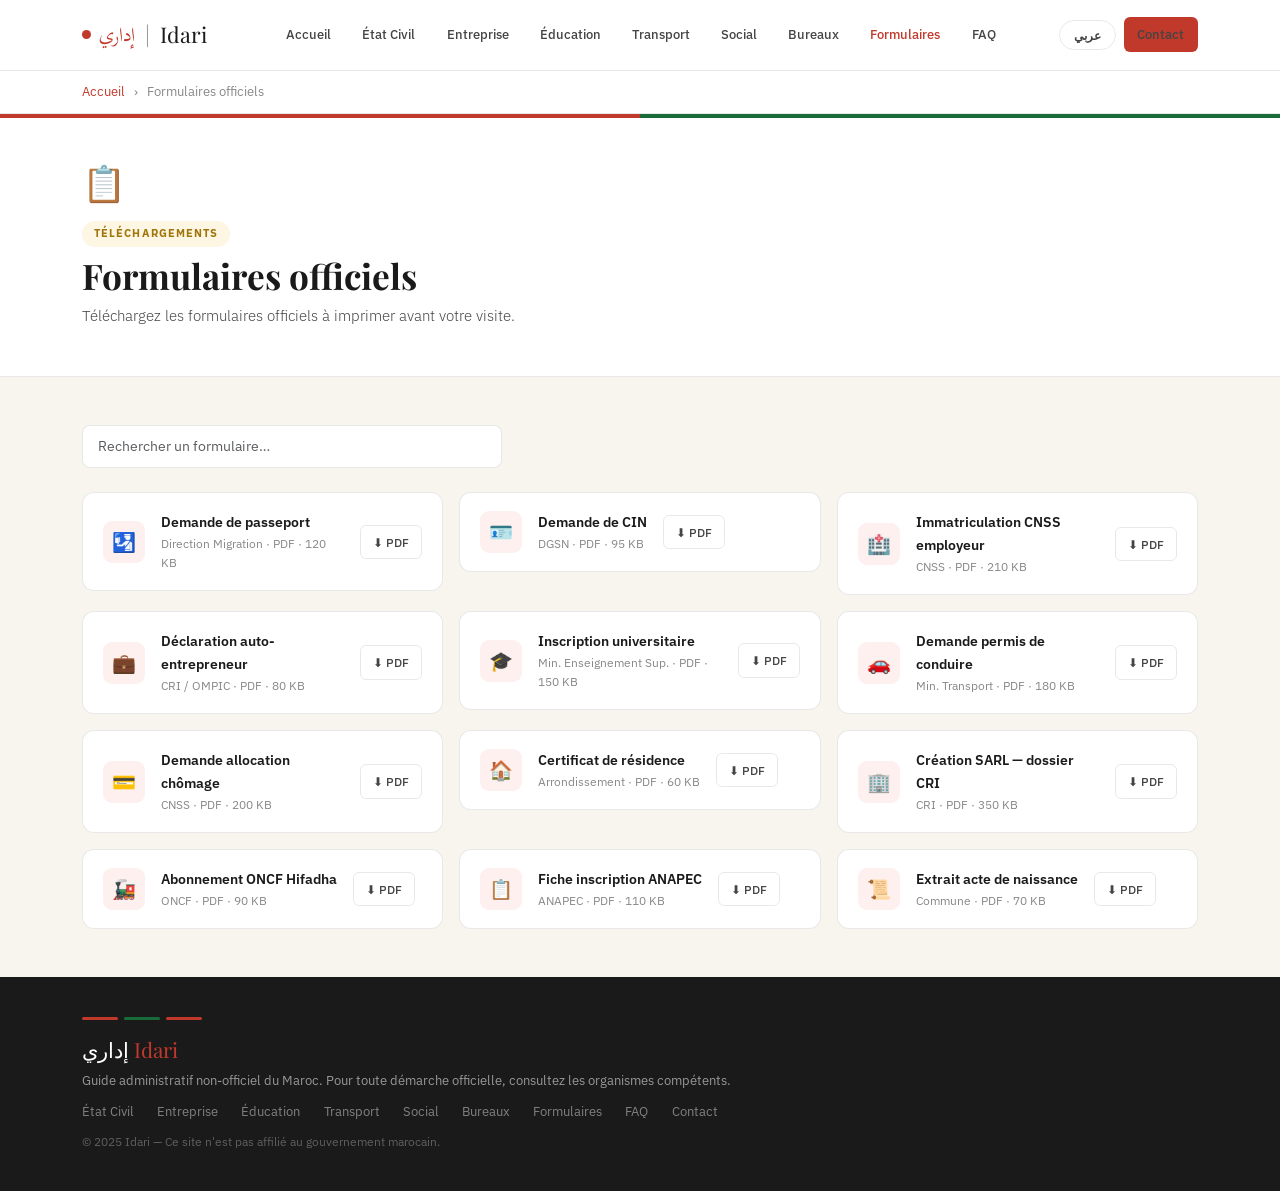
<file: forms.html>
<!DOCTYPE html>
<html lang="fr" dir="ltr">
<head>
<meta charset="UTF-8">
<meta name="viewport" content="width=device-width, initial-scale=1.0">
<title>Formulaires — إداري Idari</title>
<link rel="stylesheet" href="https://cdn.jsdelivr.net/npm/bootstrap@5.3.2/dist/css/bootstrap.min.css">
<link rel="stylesheet" href="style.css">
</head>
<body>

<div id="nav-placeholder"></div>

<div class="idari-breadcrumb">
  <div class="container">
    <a href="index.html" id="bc-home">Accueil</a>
    <span class="sep">›</span>
    <span class="current" id="bc-current">Formulaires</span>
  </div>
</div>

<div class="page-hero">
  <div class="container">
    <div class="page-hero-icon">📋</div>
    <div class="section-tag gold mb-2" id="ph-tag">Téléchargements</div>
    <h1 id="ph-title">Formulaires officiels</h1>
    <p id="ph-desc">Téléchargez les formulaires officiels à imprimer avant votre visite au bureau.</p>
  </div>
</div>

<section class="py-5">
  <div class="container">
    <!-- search -->
    <div class="mb-4" style="max-width:420px">
      <input type="text" class="form-control" id="form-search" placeholder="Rechercher un formulaire…" oninput="renderForms()" style="border-radius:8px;border:1px solid var(--border);padding:10px 15px;font-size:.88rem;background:var(--white)">
    </div>
    <div class="row g-3" id="forms-grid"></div>
  </div>
</section>

<div id="footer-placeholder"></div>

<script src="https://cdn.jsdelivr.net/npm/bootstrap@5.3.2/dist/js/bootstrap.bundle.min.js"></script>
<script src="idari.js"></script>
<script>
initLang();

function renderForms() {
  const l = getLang();
  const t = T[l];
  const src = l === 'ar' ? forms_ar : forms;
  const q = (document.getElementById('form-search')?.value || '').toLowerCase();
  const filtered = src.filter(f => !q || f.title.toLowerCase().includes(q) || f.org.toLowerCase().includes(q));
  const grid = document.getElementById('forms-grid');
  if (!filtered.length) {
    grid.innerHTML = `<div class="col-12"><p class="text-muted">${l==='fr'?'Aucun formulaire trouvé.':'لم يُعثر على استمارة.'}</p></div>`;
    return;
  }
  grid.innerHTML = filtered.map(f => `
    <div class="col-sm-6 col-lg-4 fade-up">
      <div class="form-card">
        <div class="form-icon">${f.icon}</div>
        <div class="form-info">
          <div class="form-title">${f.title}</div>
          <div class="form-meta">${f.org} · ${f.size}</div>
        </div>
        <button class="btn-dl" onclick="dlForm('${f.url}','${f.title}')">${t.dlBtn}</button>
      </div>
    </div>`).join('');
}

function dlForm(url, title) {
  const l = getLang();
  showToast(T[l].toastDl);
  setTimeout(() => window.open(url, '_blank'), 800);
}

function applyLang(l) {
  const t = T[l];
  document.title = t.formsTitle + ' — إداري Idari';
  document.getElementById('bc-home').textContent    = t.breadHome;
  document.getElementById('bc-current').textContent = t.formsTitle;
  document.getElementById('ph-tag').textContent     = t.formsTag;
  document.getElementById('ph-title').textContent   = t.formsTitle;
  document.getElementById('ph-desc').textContent    = t.formsSub;
  const s = document.getElementById('form-search');
  if (s) s.placeholder = l==='fr'?'Rechercher un formulaire…':'ابحث عن استمارة…';
  document.getElementById('nav-placeholder').innerHTML    = buildNav('forms');
  document.getElementById('footer-placeholder').innerHTML = buildFooter();
  const langToggle = document.getElementById('lang-toggle');
  if (langToggle) langToggle.textContent = l === 'fr' ? 'عربي' : 'Français';
  renderForms();
}

applyLang(getLang());
</script>
</body>
</html>
</file>
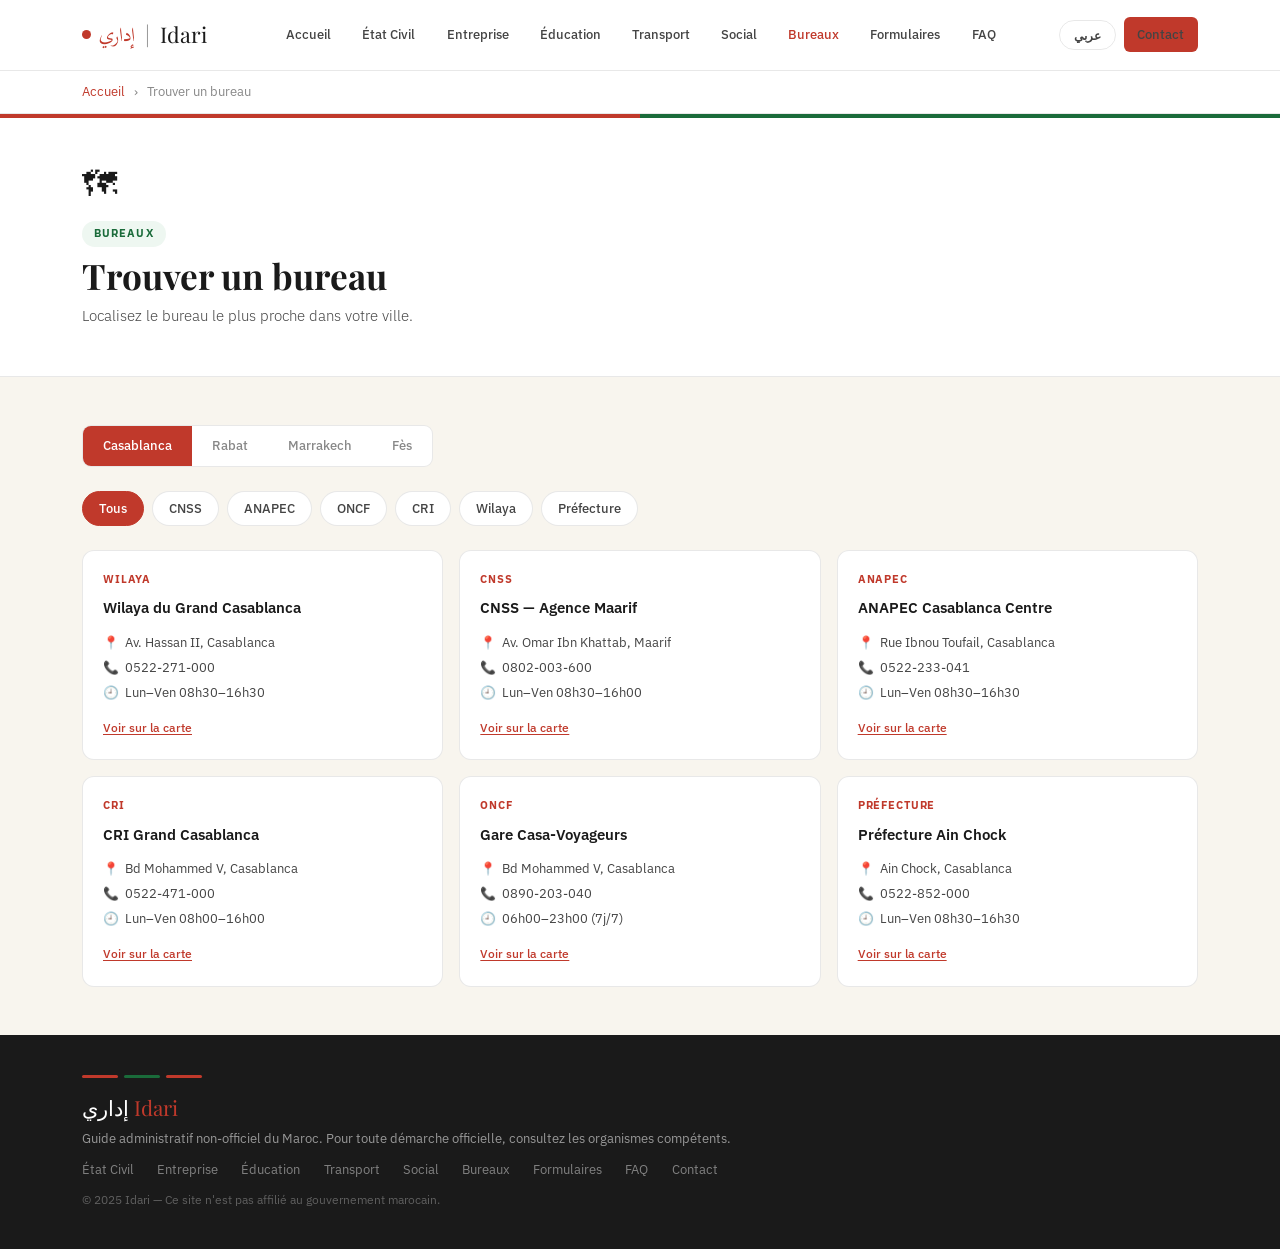
<file: offices.html>
<!DOCTYPE html>
<html lang="fr" dir="ltr">
<head>
<meta charset="UTF-8">
<meta name="viewport" content="width=device-width, initial-scale=1.0">
<title>Bureaux — إداري Idari</title>
<link rel="stylesheet" href="https://cdn.jsdelivr.net/npm/bootstrap@5.3.2/dist/css/bootstrap.min.css">
<link rel="stylesheet" href="style.css">
</head>
<body>

<div id="nav-placeholder"></div>

<div class="idari-breadcrumb">
  <div class="container">
    <a href="index.html" id="bc-home">Accueil</a>
    <span class="sep">›</span>
    <span class="current" id="bc-current">Bureaux</span>
  </div>
</div>

<div class="page-hero">
  <div class="container">
    <div class="page-hero-icon">🗺</div>
    <div class="section-tag green mb-2" id="ph-tag">Bureaux</div>
    <h1 id="ph-title">Trouver un bureau</h1>
    <p id="ph-desc">Localisez le bureau le plus proche dans votre ville pour effectuer vos démarches.</p>
  </div>
</div>

<section class="py-5">
  <div class="container">
    <!-- City Tabs -->
    <div class="mb-4">
      <div class="city-tabs" id="city-tabs">
        <button class="city-tab active" id="tab-casa" onclick="setCity('casablanca',this)">Casablanca</button>
        <button class="city-tab" id="tab-rabat" onclick="setCity('rabat',this)">Rabat</button>
        <button class="city-tab" id="tab-marra" onclick="setCity('marrakech',this)">Marrakech</button>
        <button class="city-tab" id="tab-fes" onclick="setCity('fes',this)">Fès</button>
      </div>
    </div>
    <!-- Filter by org -->
    <div class="d-flex gap-2 flex-wrap mb-4" id="org-filters">
      <button class="btn-filter active" onclick="setOrgFilter('all',this)" id="filt-all">Tous</button>
      <button class="btn-filter" onclick="setOrgFilter('CNSS',this)">CNSS</button>
      <button class="btn-filter" onclick="setOrgFilter('ANAPEC',this)">ANAPEC</button>
      <button class="btn-filter" onclick="setOrgFilter('ONCF',this)">ONCF</button>
      <button class="btn-filter" onclick="setOrgFilter('CRI',this)">CRI</button>
      <button class="btn-filter" onclick="setOrgFilter('Wilaya',this)" id="filt-wilaya">Wilaya</button>
      <button class="btn-filter" onclick="setOrgFilter('Préfecture',this)" id="filt-pref">Préfecture</button>
    </div>
    <div class="row g-3" id="offices-grid"></div>
  </div>
</section>

<div id="footer-placeholder"></div>

<style>
.btn-filter {
  padding: 6px 16px; border-radius: 20px; font-size: .8rem; font-weight: 500;
  border: 1.5px solid var(--border); background: var(--white); color: var(--ink-mid);
  cursor: pointer; transition: all .18s; font-family: var(--font-en);
}
body.rtl .btn-filter { font-family: var(--font-ar); }
.btn-filter:hover { border-color: var(--red); color: var(--red); }
.btn-filter.active { background: var(--red); color: var(--white); border-color: var(--red); }
</style>

<script src="https://cdn.jsdelivr.net/npm/bootstrap@5.3.2/dist/js/bootstrap.bundle.min.js"></script>
<script src="idari.js"></script>
<script>
initLang();
let currentCity   = 'casablanca';
let currentOrgFilter = 'all';

function setCity(city, btn) {
  currentCity = city;
  document.querySelectorAll('.city-tab').forEach(b => b.classList.remove('active'));
  btn.classList.add('active');
  renderOffices();
}

function setOrgFilter(org, btn) {
  currentOrgFilter = org;
  document.querySelectorAll('.btn-filter').forEach(b => b.classList.remove('active'));
  btn.classList.add('active');
  renderOffices();
}

function renderOffices() {
  const l = getLang();
  const t = T[l];
  const list = (offices[currentCity] || []).filter(o =>
    currentOrgFilter === 'all' || o.org === currentOrgFilter
  );
  const grid = document.getElementById('offices-grid');
  if (!list.length) {
    grid.innerHTML = `<div class="col-12"><p class="text-muted">${l==='fr'?'Aucun bureau trouvé.':'لم يُعثر على مكتب.'}</p></div>`;
    return;
  }
  grid.innerHTML = list.map(o => `
    <div class="col-sm-6 col-lg-4 fade-up">
      <div class="office-card h-100">
        <div class="office-org">${o.org}</div>
        <div class="office-name">${o.name}</div>
        <div class="office-row"><span>📍</span><span>${o.addr}</span></div>
        <div class="office-row"><span>📞</span><span>${o.tel}</span></div>
        <div class="office-row"><span>🕘</span><span>${o.hours}</span></div>
        <button class="map-link" onclick="window.open('${o.map}','_blank')">${t.mapBtn}</button>
      </div>
    </div>`).join('');
}

function applyLang(l) {
  const t = T[l];
  document.title = t.officesTitle + ' — إداري Idari';
  document.getElementById('bc-home').textContent    = t.breadHome;
  document.getElementById('bc-current').textContent = t.officesTitle;
  document.getElementById('ph-tag').textContent     = t.officesTag;
  document.getElementById('ph-title').textContent   = t.officesTitle;
  document.getElementById('ph-desc').textContent    = t.officesSub;

  document.getElementById('tab-casa').textContent  = t.cityCasa;
  document.getElementById('tab-rabat').textContent = t.cityRabat;
  document.getElementById('tab-marra').textContent = t.cityMarra;
  document.getElementById('tab-fes').textContent   = t.cityFes;

  const filterAll    = document.getElementById('filt-all');
  const filterWilaya = document.getElementById('filt-wilaya');
  const filterPref   = document.getElementById('filt-pref');
  if (filterAll)    filterAll.textContent    = l==='fr'?'Tous':'الكل';
  if (filterWilaya) filterWilaya.textContent = l==='fr'?'Wilaya':'الولاية';
  if (filterPref)   filterPref.textContent   = l==='fr'?'Préfecture':'العمالة';

  document.getElementById('nav-placeholder').innerHTML    = buildNav('offices');
  document.getElementById('footer-placeholder').innerHTML = buildFooter();
  const langToggle = document.getElementById('lang-toggle');
  if (langToggle) langToggle.textContent = l === 'fr' ? 'عربي' : 'Français';
  renderOffices();
}

applyLang(getLang());
</script>
</body>
</html>
</file>
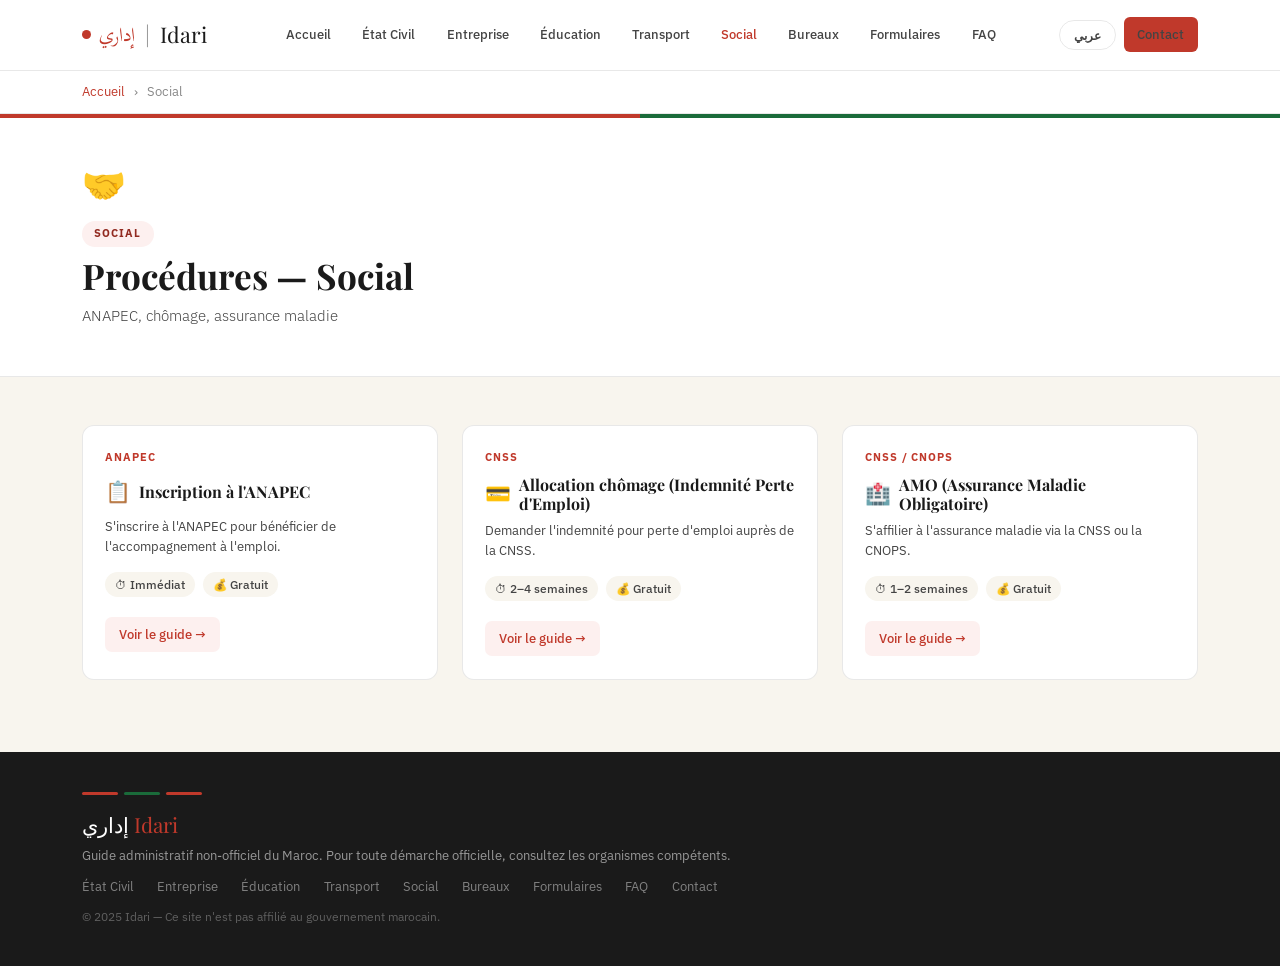
<file: social.html>
<!DOCTYPE html>
<html lang="fr" dir="ltr">
<head>
<meta charset="UTF-8">
<meta name="viewport" content="width=device-width, initial-scale=1.0">
<title>social — إداري Idari</title>
<link rel="stylesheet" href="https://cdn.jsdelivr.net/npm/bootstrap@5.3.2/dist/css/bootstrap.min.css">
<link rel="stylesheet" href="style.css">
</head>
<body>

<div id="nav-placeholder"></div>

<!-- BREADCRUMB -->
<div class="idari-breadcrumb">
  <div class="container">
    <a href="index.html" id="bc-home">Accueil</a>
    <span class="sep">›</span>
    <span class="current" id="bc-current">social</span>
  </div>
</div>

<!-- PAGE HERO -->
<div class="page-hero">
  <div class="container">
    <div class="page-hero-icon" id="ph-icon">🪪</div>
    <div class="section-tag mb-2" id="ph-tag">social</div>
    <h1 id="ph-title">Procédures — social</h1>
    <p id="ph-desc">Passeport, Carte Nationale d'Identité, actes d'état civil et certificats.</p>
  </div>
</div>

<!-- PROCEDURES -->
<section class="py-5">
  <div class="container">
    <div class="row" id="procs-grid">
      <!-- rendered by JS -->
    </div>
  </div>
</section>

<!-- MODAL -->
<div class="modal fade" id="procModal" tabindex="-1">
  <div class="modal-dialog modal-lg modal-dialog-scrollable">
    <div class="modal-content">
      <div class="modal-header">
        <div>
          <div style="font-size:.7rem;font-weight:700;text-transform:uppercase;letter-spacing:.08em;color:var(--red)" id="modal-org"></div>
          <h5 class="modal-title mb-0" id="modal-title"></h5>
        </div>
        <button type="button" class="btn-close" data-bs-dismiss="modal"></button>
      </div>
      <div class="modal-body" id="modal-body"></div>
    </div>
  </div>
</div>

<div id="footer-placeholder"></div>

<script src="https://cdn.jsdelivr.net/npm/bootstrap@5.3.2/dist/js/bootstrap.bundle.min.js"></script>
<script src="idari.js"></script>
<script>
const PAGE_CAT = 'social';
const PAGE_META = catMeta[PAGE_CAT];

initLang();

function applyLang(l) {
  const t  = T[l];
  const m  = PAGE_META[l];
  document.title = m.label + ' — إداري Idari';
  document.getElementById('bc-home').textContent    = t.breadHome;
  document.getElementById('bc-current').textContent = m.label;
  document.getElementById('ph-icon').textContent    = PAGE_META.icon;
  document.getElementById('ph-tag').textContent     = m.label;
  document.getElementById('ph-title').textContent   = (l==='fr'?'Procédures — ':'الإجراءات — ') + m.label;
  document.getElementById('ph-desc').textContent    = m.desc;
  document.getElementById('procs-grid').innerHTML   = buildProcCards(PAGE_CAT);
  document.getElementById('nav-placeholder').innerHTML    = buildNav(PAGE_CAT);
  document.getElementById('footer-placeholder').innerHTML = buildFooter();
  const langToggle = document.getElementById('lang-toggle');
  if (langToggle) langToggle.textContent = l === 'fr' ? 'عربي' : 'Français';
}

applyLang(getLang());
</script>
</body>
</html>
</file>
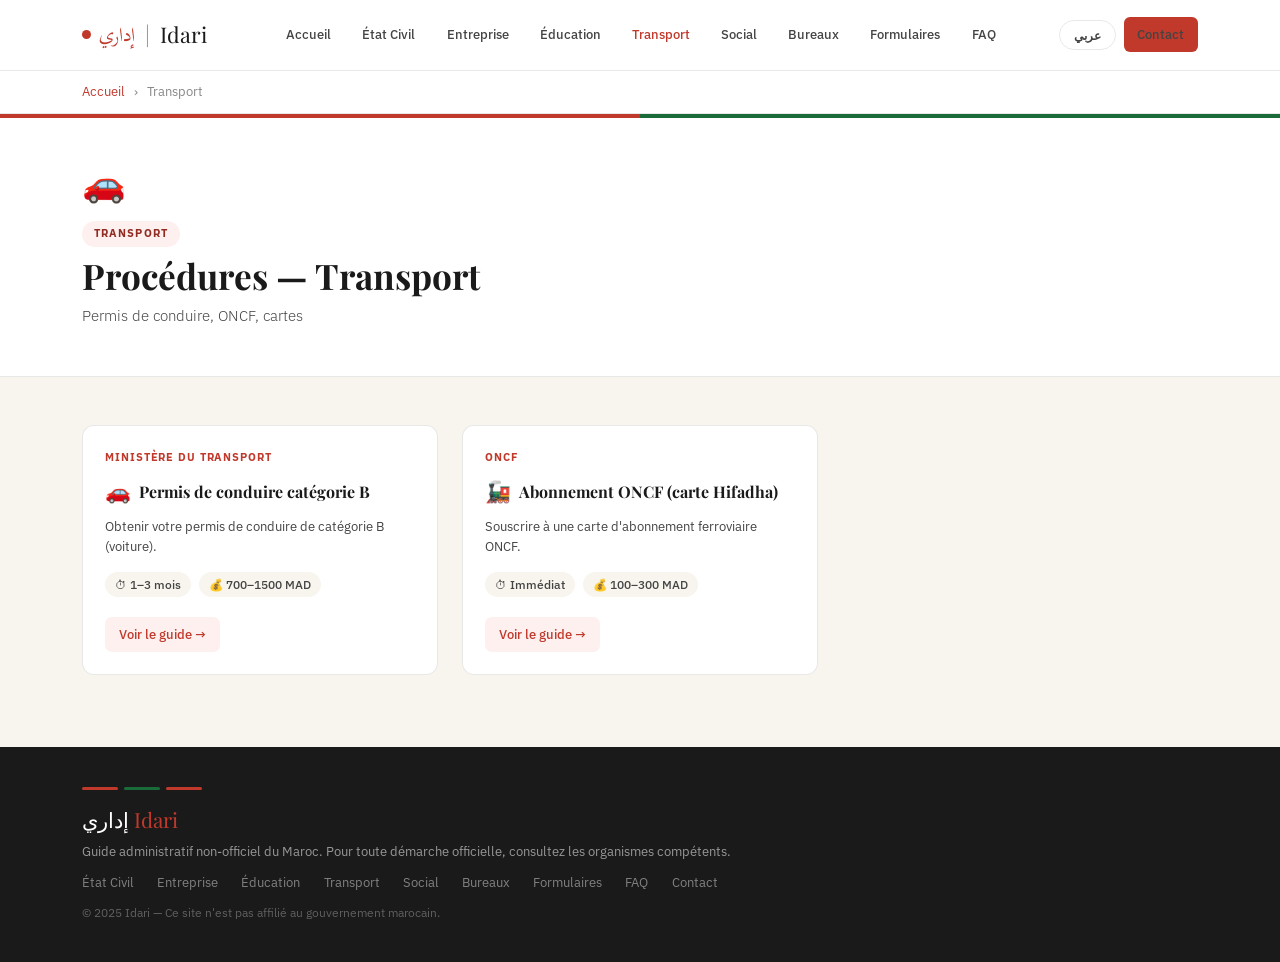
<file: transport.html>
<!DOCTYPE html>
<html lang="fr" dir="ltr">
<head>
<meta charset="UTF-8">
<meta name="viewport" content="width=device-width, initial-scale=1.0">
<title>transport — إداري Idari</title>
<link rel="stylesheet" href="https://cdn.jsdelivr.net/npm/bootstrap@5.3.2/dist/css/bootstrap.min.css">
<link rel="stylesheet" href="style.css">
</head>
<body>

<div id="nav-placeholder"></div>

<!-- BREADCRUMB -->
<div class="idari-breadcrumb">
  <div class="container">
    <a href="index.html" id="bc-home">Accueil</a>
    <span class="sep">›</span>
    <span class="current" id="bc-current">transport</span>
  </div>
</div>

<!-- PAGE HERO -->
<div class="page-hero">
  <div class="container">
    <div class="page-hero-icon" id="ph-icon">🪪</div>
    <div class="section-tag mb-2" id="ph-tag">transport</div>
    <h1 id="ph-title">Procédures — transport</h1>
    <p id="ph-desc">Passeport, Carte Nationale d'Identité, actes d'état civil et certificats.</p>
  </div>
</div>

<!-- PROCEDURES -->
<section class="py-5">
  <div class="container">
    <div class="row" id="procs-grid">
      <!-- rendered by JS -->
    </div>
  </div>
</section>

<!-- MODAL -->
<div class="modal fade" id="procModal" tabindex="-1">
  <div class="modal-dialog modal-lg modal-dialog-scrollable">
    <div class="modal-content">
      <div class="modal-header">
        <div>
          <div style="font-size:.7rem;font-weight:700;text-transform:uppercase;letter-spacing:.08em;color:var(--red)" id="modal-org"></div>
          <h5 class="modal-title mb-0" id="modal-title"></h5>
        </div>
        <button type="button" class="btn-close" data-bs-dismiss="modal"></button>
      </div>
      <div class="modal-body" id="modal-body"></div>
    </div>
  </div>
</div>

<div id="footer-placeholder"></div>

<script src="https://cdn.jsdelivr.net/npm/bootstrap@5.3.2/dist/js/bootstrap.bundle.min.js"></script>
<script src="idari.js"></script>
<script>
const PAGE_CAT = 'transport';
const PAGE_META = catMeta[PAGE_CAT];

initLang();

function applyLang(l) {
  const t  = T[l];
  const m  = PAGE_META[l];
  document.title = m.label + ' — إداري Idari';
  document.getElementById('bc-home').textContent    = t.breadHome;
  document.getElementById('bc-current').textContent = m.label;
  document.getElementById('ph-icon').textContent    = PAGE_META.icon;
  document.getElementById('ph-tag').textContent     = m.label;
  document.getElementById('ph-title').textContent   = (l==='fr'?'Procédures — ':'الإجراءات — ') + m.label;
  document.getElementById('ph-desc').textContent    = m.desc;
  document.getElementById('procs-grid').innerHTML   = buildProcCards(PAGE_CAT);
  document.getElementById('nav-placeholder').innerHTML    = buildNav(PAGE_CAT);
  document.getElementById('footer-placeholder').innerHTML = buildFooter();
  const langToggle = document.getElementById('lang-toggle');
  if (langToggle) langToggle.textContent = l === 'fr' ? 'عربي' : 'Français';
}

applyLang(getLang());
</script>
</body>
</html>
</file>
<file: style.css>
@import url('https://fonts.googleapis.com/css2?family=Playfair+Display:wght@400;700&family=IBM+Plex+Sans:ital,wght@0,300;0,400;0,500;0,600;1,400&family=Scheherazade+New:wght@400;500;700&display=swap');

:root {
  --red:        #C0392B;
  --red-dark:   #922B21;
  --red-light:  #fdf0ef;
  --green:      #1A6B3A;
  --green-light:#eef7f1;
  --gold:       #A0750A;
  --gold-light: #fdf6e3;
  --sand:       #F8F5EE;
  --sand-dark:  #EDE8DE;
  --ink:        #1A1A1A;
  --ink-mid:    #444;
  --ink-muted:  #888;
  --white:      #fff;
  --border:     rgba(0,0,0,.09);
  --radius:     12px;
  --shadow-sm:  0 2px 12px rgba(0,0,0,.07);
  --shadow-md:  0 6px 28px rgba(0,0,0,.11);
  --font-en:    'IBM Plex Sans', sans-serif;
  --font-ar:    'Scheherazade New', serif;
  --font-display:'Playfair Display', Georgia, serif;
}

/* ── BASE ── */
*, *::before, *::after { box-sizing: border-box; }
html { scroll-behavior: smooth; }
body {
  font-family: var(--font-en);
  background: var(--sand);
  color: var(--ink);
  line-height: 1.65;
  font-size: 15px;
}
body.rtl {
  font-family: var(--font-ar);
  direction: rtl;
  text-align: right;
}
body.rtl .navbar-brand { margin-left: 0; margin-right: 0; }

/* ── TYPOGRAPHY ── */
h1,h2,h3,h4 { font-family: var(--font-display); font-weight: 700; color: var(--ink); }
body.rtl h1,
body.rtl h2,
body.rtl h3,
body.rtl h4 { font-family: var(--font-ar); }
.section-tag {
  display: inline-block;
  font-size: .68rem; font-weight: 700;
  letter-spacing: .1em; text-transform: uppercase;
  padding: 4px 12px; border-radius: 20px;
  background: var(--red-light); color: var(--red-dark);
  margin-bottom: .6rem;
  font-family: var(--font-en);
}
body.rtl .section-tag { font-family: var(--font-ar); letter-spacing: 0; }
.section-tag.green { background: var(--green-light); color: var(--green); }
.section-tag.gold  { background: var(--gold-light);  color: var(--gold); }

/* ── NAVBAR ── */
.idari-nav {
  background: var(--white);
  border-bottom: 1px solid var(--border);
  padding: .75rem 0;
  position: sticky; top: 0; z-index: 900;
}
.idari-nav .navbar-brand {
  font-family: var(--font-display);
  font-size: 1.35rem;
  color: var(--ink) !important;
  display: flex; align-items: center; gap: 8px;
}
.brand-ar { font-family: var(--font-ar); color: var(--red); font-size: 1.2rem; }
.brand-sep { color: var(--ink-muted); font-weight: 300; margin: 0 2px; }
.nav-flag { width: 9px; height: 9px; border-radius: 50%; background: var(--red); flex-shrink: 0; }
.idari-nav .nav-link {
  font-size: .83rem; font-weight: 500;
  color: var(--ink-mid) !important;
  padding: .4rem .85rem !important;
  transition: color .2s;
  border-radius: 6px;
}
.idari-nav .nav-link:hover,
.idari-nav .nav-link.active { color: var(--red) !important; }
.lang-btn {
  font-size: .78rem; font-weight: 600;
  border: 1.5px solid var(--border);
  border-radius: 20px; padding: 4px 14px;
  background: none; cursor: pointer;
  color: var(--ink-mid);
  transition: all .2s;
  font-family: var(--font-en);
}
.lang-btn:hover { border-color: var(--red); color: var(--red); }
.nav-contact-btn {
  font-size: .82rem; font-weight: 500;
  background: var(--red); color: var(--white) !important;
  border-radius: 7px; padding: .4rem 1rem !important;
  transition: background .2s;
}
.nav-contact-btn:hover { background: var(--red-dark) !important; color: var(--white) !important; }

/* ── HERO ── */
.hero-section {
  background: var(--white);
  border-bottom: 1px solid var(--border);
  padding: 5rem 0 3.5rem;
  position: relative; overflow: hidden;
}
.hero-section::before {
  content: '';
  position: absolute; top: 0; left: 0; right: 0; height: 4px;
  background: linear-gradient(90deg, var(--red) 50%, var(--green) 50%);
}
.hero-section::after {
  content: '';
  position: absolute; bottom: -1px; right: -60px;
  width: 320px; height: 320px;
  background: radial-gradient(circle, rgba(192,57,43,.06) 0%, transparent 70%);
  pointer-events: none;
}
.hero-title {
  font-family: var(--font-display);
  font-size: clamp(2rem, 4.5vw, 3.2rem);
  line-height: 1.13; font-weight: 700;
}
body.rtl .hero-title { font-family: var(--font-ar); }
.hero-title em { font-style: normal; color: var(--red); }
.hero-sub { font-size: 1rem; color: var(--ink-mid); font-weight: 300; max-width: 520px; }
.hero-stat-num { font-family: var(--font-display); font-size: 2rem; font-weight: 700; color: var(--red); line-height: 1; }
.hero-stat-label { font-size: .72rem; text-transform: uppercase; letter-spacing: .07em; color: var(--ink-muted); margin-top: 2px; }
.hero-stats-wrap { border-top: 1px solid var(--border); padding-top: 2rem; margin-top: 2.5rem; }

/* ── BUTTONS ── */
.btn-idari-primary {
  background: var(--red); color: var(--white) !important;
  border: none; border-radius: 8px;
  padding: 11px 24px; font-size: .9rem; font-weight: 500;
  text-decoration: none; display: inline-flex; align-items: center; gap: 7px;
  transition: all .2s; cursor: pointer; font-family: var(--font-en);
}
.btn-idari-primary:hover { background: var(--red-dark); transform: translateY(-1px); box-shadow: 0 4px 14px rgba(192,57,43,.3); }
.btn-idari-secondary {
  background: transparent; color: var(--ink) !important;
  border: 1.5px solid var(--border); border-radius: 8px;
  padding: 11px 24px; font-size: .9rem; font-weight: 500;
  text-decoration: none; display: inline-flex; align-items: center; gap: 7px;
  transition: all .2s; cursor: pointer; font-family: var(--font-en);
}
.btn-idari-secondary:hover { border-color: var(--ink); transform: translateY(-1px); }
body.rtl .btn-idari-primary,
body.rtl .btn-idari-secondary { font-family: var(--font-ar); }

/* ── CATEGORY CARDS (homepage) ── */
.cat-card {
  background: var(--white);
  border: 1px solid var(--border);
  border-radius: var(--radius);
  padding: 1.75rem 1.5rem;
  text-decoration: none; color: inherit;
  display: block; height: 100%;
  transition: all .25s;
  position: relative; overflow: hidden;
}
.cat-card::before {
  content: ''; position: absolute; top: 0; left: 0; width: 4px; height: 100%;
  background: var(--red); transform: scaleY(0); transform-origin: bottom;
  transition: transform .25s;
}
.cat-card:hover { border-color: rgba(192,57,43,.3); box-shadow: var(--shadow-md); transform: translateY(-3px); }
.cat-card:hover::before { transform: scaleY(1); }
.cat-icon {
  width: 52px; height: 52px; border-radius: 12px;
  display: flex; align-items: center; justify-content: center;
  font-size: 1.5rem; margin-bottom: 1.1rem;
}
.ci-red   { background: var(--red-light); }
.ci-green { background: var(--green-light); }
.ci-gold  { background: var(--gold-light); }
.ci-blue  { background: #EBF5FB; }
.ci-purple{ background: #F5EEF8; }
.cat-card h4 { font-size: 1.05rem; margin-bottom: .35rem; }
.cat-card p  { font-size: .83rem; color: var(--ink-muted); margin: 0; line-height: 1.5; }
.cat-card-count {
  font-size: .72rem; font-weight: 700; text-transform: uppercase;
  letter-spacing: .07em; color: var(--red); margin-top: .9rem;
}

/* ── PROCEDURE CARDS (category pages) ── */
.proc-card {
  background: var(--white);
  border: 1px solid var(--border);
  border-radius: var(--radius);
  padding: 1.4rem;
  transition: all .22s;
  height: 100%;
}
.proc-card:hover { border-color: var(--red); box-shadow: 0 4px 20px rgba(192,57,43,.1); transform: translateY(-2px); }
.proc-card-org { font-size: .68rem; font-weight: 700; text-transform: uppercase; letter-spacing: .08em; color: var(--red); margin-bottom: .5rem; }
.proc-card h5 { font-family: var(--font-display); font-size: 1rem; font-weight: 700; margin-bottom: .35rem; }
body.rtl .proc-card h5 { font-family: var(--font-ar); }
.proc-card p { font-size: .82rem; color: var(--ink-mid); line-height: 1.55; margin-bottom: .9rem; }
.proc-pill {
  display: inline-flex; align-items: center; gap: 5px;
  font-size: .72rem; font-weight: 500;
  background: var(--sand); border-radius: 20px;
  padding: 3px 10px; color: var(--ink-mid); margin-right: 4px; margin-bottom: 4px;
}
.proc-btn {
  display: inline-flex; align-items: center; gap: 5px;
  font-size: .8rem; font-weight: 500; color: var(--red);
  background: var(--red-light); border: none; border-radius: 7px;
  padding: 7px 14px; cursor: pointer; text-decoration: none;
  transition: all .2s; margin-top: .5rem;
  font-family: var(--font-en);
}
.proc-btn:hover { background: var(--red); color: var(--white); }
body.rtl .proc-btn { font-family: var(--font-ar); }

/* ── MODAL / DETAIL ── */
.modal-content { border: none; border-radius: 16px; box-shadow: var(--shadow-md); }
.modal-header { border-bottom: 1px solid var(--border); padding: 1.25rem 1.5rem; }
.modal-body { padding: 1.5rem; }
.step-item { display: flex; gap: 1rem; margin-bottom: 1.2rem; align-items: flex-start; }
.step-num {
  width: 30px; height: 30px; border-radius: 50%;
  background: var(--red); color: var(--white);
  font-size: .8rem; font-weight: 700;
  display: flex; align-items: center; justify-content: center; flex-shrink: 0;
}
.step-title { font-size: .9rem; font-weight: 600; margin-bottom: 2px; }
.step-desc  { font-size: .82rem; color: var(--ink-mid); line-height: 1.55; }
.doc-item { display: flex; align-items: flex-start; gap: 10px; padding: 9px 0; border-bottom: 1px solid var(--sand-dark); font-size: .85rem; }
.doc-item:last-child { border-bottom: none; }
.doc-check {
  width: 17px; height: 17px; border: 2px solid var(--green);
  border-radius: 4px; flex-shrink: 0; cursor: pointer;
  background: var(--green-light); margin-top: 2px;
  transition: all .18s; display: flex; align-items: center; justify-content: center;
}
.doc-check.checked { background: var(--green); }
.doc-check.checked::after { content: '✓'; color: #fff; font-size: 10px; font-weight: 700; }
.doc-label.checked { text-decoration: line-through; color: var(--ink-muted); }
.badge-req { font-size: .65rem; padding: 2px 7px; border-radius: 10px; background: var(--red-light); color: var(--red-dark); font-weight: 700; white-space: nowrap; margin-left: auto; }
.badge-opt { font-size: .65rem; padding: 2px 7px; border-radius: 10px; background: var(--gold-light); color: var(--gold); font-weight: 700; white-space: nowrap; margin-left: auto; }
body.rtl .badge-req,
body.rtl .badge-opt { margin-left: 0; margin-right: auto; }
.info-pill-row { display: flex; gap: 8px; flex-wrap: wrap; margin: 1rem 0; }
.info-pill { background: var(--sand); border: 1px solid var(--border); border-radius: 8px; padding: 7px 13px; font-size: .8rem; }
.progress-wrap { height: 7px; background: var(--sand-dark); border-radius: 4px; overflow: hidden; }
.progress-fill { height: 100%; background: var(--green); border-radius: 4px; transition: width .4s; }

/* ── OFFICES ── */
.office-card {
  background: var(--white); border: 1px solid var(--border);
  border-radius: var(--radius); padding: 1.25rem; transition: all .2s;
}
.office-card:hover { border-color: var(--red); box-shadow: var(--shadow-sm); }
.office-org { font-size: .68rem; font-weight: 700; text-transform: uppercase; letter-spacing: .08em; color: var(--red); margin-bottom: .4rem; }
.office-name { font-size: .95rem; font-weight: 600; margin-bottom: .7rem; }
.office-row { font-size: .8rem; color: var(--ink-mid); display: flex; gap: 6px; margin-bottom: 4px; }
.office-row span:first-child { flex-shrink: 0; width: 16px; }
.map-link { font-size: .78rem; font-weight: 500; color: var(--red); text-decoration: underline; text-underline-offset: 2px; cursor: pointer; background: none; border: none; padding: 0; margin-top: .6rem; display: inline-block; }

/* ── FORMS PAGE ── */
.form-card { background: var(--white); border: 1px solid var(--border); border-radius: var(--radius); padding: 1.1rem 1.25rem; display: flex; align-items: center; gap: 1rem; transition: all .2s; }
.form-card:hover { border-color: var(--ink-mid); }
.form-icon { width: 42px; height: 42px; background: var(--red-light); border-radius: 9px; display: flex; align-items: center; justify-content: center; font-size: 1.2rem; flex-shrink: 0; }
.form-title { font-size: .88rem; font-weight: 600; }
.form-meta  { font-size: .73rem; color: var(--ink-muted); }
.btn-dl { font-size: .78rem; font-weight: 500; background: none; border: 1px solid var(--border); border-radius: 6px; padding: 6px 12px; cursor: pointer; transition: all .2s; white-space: nowrap; color: var(--ink-mid); font-family: var(--font-en); }
.btn-dl:hover { background: var(--red); color: var(--white); border-color: var(--red); }

/* ── FAQ ── */
.faq-wrap .accordion-button { font-size: .9rem; font-weight: 600; background: var(--white); color: var(--ink); box-shadow: none !important; }
.faq-wrap .accordion-button:not(.collapsed) { color: var(--red); background: var(--red-light); }
.faq-wrap .accordion-button::after { filter: none; }
.faq-wrap .accordion-item { border: 1px solid var(--border); border-radius: var(--radius) !important; margin-bottom: .5rem; overflow: hidden; }
.faq-wrap .accordion-body { font-size: .85rem; color: var(--ink-mid); line-height: 1.7; }

/* ── CONTACT ── */
.contact-card { background: var(--white); border: 1px solid var(--border); border-radius: var(--radius); padding: 1.75rem; }
.form-label-custom { font-size: .75rem; font-weight: 700; text-transform: uppercase; letter-spacing: .06em; color: var(--ink-mid); margin-bottom: 5px; }
.form-control-custom { width: 100%; padding: 10px 13px; border: 1px solid var(--border); border-radius: 7px; font-size: .88rem; font-family: var(--font-en); color: var(--ink); background: var(--sand); transition: border-color .2s; resize: vertical; }
.form-control-custom:focus { outline: none; border-color: var(--red); background: var(--white); }
body.rtl .form-control-custom { font-family: var(--font-ar); }

/* ── BREADCRUMB ── */
.idari-breadcrumb { background: var(--white); border-bottom: 1px solid var(--border); padding: .65rem 0; font-size: .8rem; }
.idari-breadcrumb a { color: var(--red); text-decoration: none; }
.idari-breadcrumb a:hover { text-decoration: underline; }
.idari-breadcrumb .sep { margin: 0 6px; color: var(--ink-muted); }
.idari-breadcrumb .current { color: var(--ink-muted); }

/* ── PAGE HERO ── */
.page-hero {
  background: var(--white); border-bottom: 1px solid var(--border);
  padding: 2.5rem 0 2rem; position: relative; overflow: hidden;
}
.page-hero::before {
  content: ''; position: absolute; top: 0; left: 0; right: 0; height: 4px;
  background: linear-gradient(90deg, var(--red) 50%, var(--green) 50%);
}
.page-hero-icon { font-size: 2.2rem; margin-bottom: .5rem; }
.page-hero h1 { font-size: clamp(1.5rem, 3vw, 2.2rem); margin-bottom: .4rem; }
.page-hero p  { font-size: .95rem; color: var(--ink-mid); font-weight: 300; max-width: 500px; }

/* ── CITY TABS ── */
.city-tabs { display: flex; gap: 0; border: 1px solid var(--border); border-radius: 9px; overflow: hidden; background: var(--white); display: inline-flex; }
.city-tab { padding: 9px 20px; font-size: .82rem; font-weight: 500; border: none; background: none; cursor: pointer; color: var(--ink-muted); transition: all .2s; font-family: var(--font-en); }
.city-tab:hover { background: var(--sand); }
.city-tab.active { background: var(--red); color: var(--white); }
body.rtl .city-tab { font-family: var(--font-ar); }

/* ── TOAST ── */
.idari-toast {
  position: fixed; bottom: 1.5rem; right: 1.5rem; z-index: 9999;
  background: var(--ink); color: var(--white);
  padding: 11px 20px; border-radius: 8px; font-size: .85rem;
  opacity: 0; transform: translateY(8px); pointer-events: none;
  transition: all .28s; max-width: 320px;
}
body.rtl .idari-toast { right: auto; left: 1.5rem; }
.idari-toast.show { opacity: 1; transform: translateY(0); }

/* ── FOOTER ── */
.idari-footer { background: var(--ink); color: rgba(255,255,255,.55); padding: 2.5rem 0; }
.footer-brand { font-family: var(--font-display); font-size: 1.3rem; color: var(--white); }
.footer-brand span { color: var(--red); }
.footer-links a { color: rgba(255,255,255,.45); text-decoration: none; font-size: .8rem; margin-right: 1.2rem; transition: color .2s; }
.footer-links a:hover { color: var(--white); }
.footer-flag { display: flex; gap: 6px; margin-bottom: .75rem; }
.flag-seg { height: 3px; width: 36px; border-radius: 2px; }

/* RTL OVERRIDES */
body.rtl .ms-auto { margin-left: 0 !important; margin-right: auto !important; }
body.rtl .me-auto { margin-right: 0 !important; margin-left: auto !important; }
body.rtl .footer-links a { margin-right: 0; margin-left: 1.2rem; }
body.rtl .step-item { flex-direction: row-reverse; }
body.rtl .doc-item  { flex-direction: row-reverse; }
body.rtl .proc-pill { margin-right: 0; margin-left: 4px; }
body.rtl .badge-req,
body.rtl .badge-opt { margin-left: 0; }

/* ANIMATIONS */
@keyframes fadeUp {
  from { opacity: 0; transform: translateY(16px); }
  to   { opacity: 1; transform: translateY(0); }
}
.fade-up { animation: fadeUp .5s ease both; }
.fade-up-d1 { animation-delay: .1s; }
.fade-up-d2 { animation-delay: .2s; }
.fade-up-d3 { animation-delay: .3s; }
.fade-up-d4 { animation-delay: .4s; }
</file>
